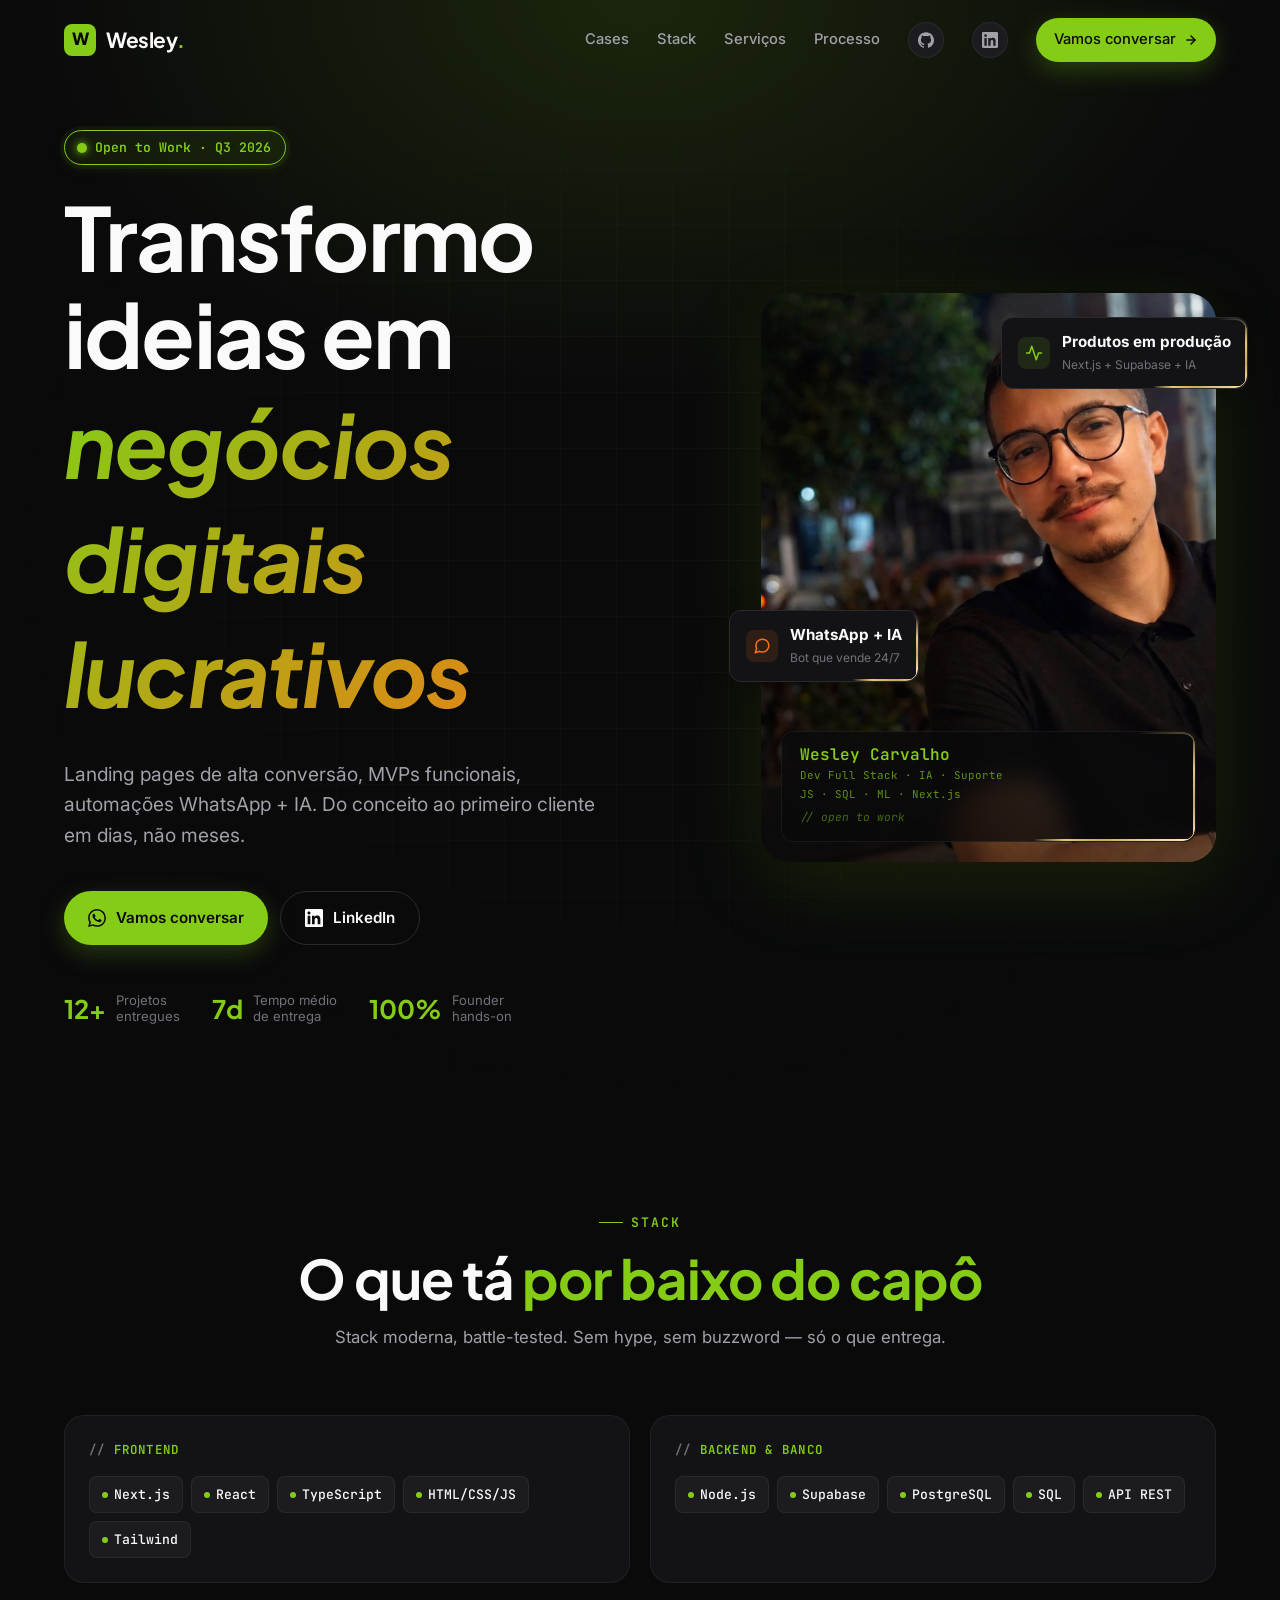
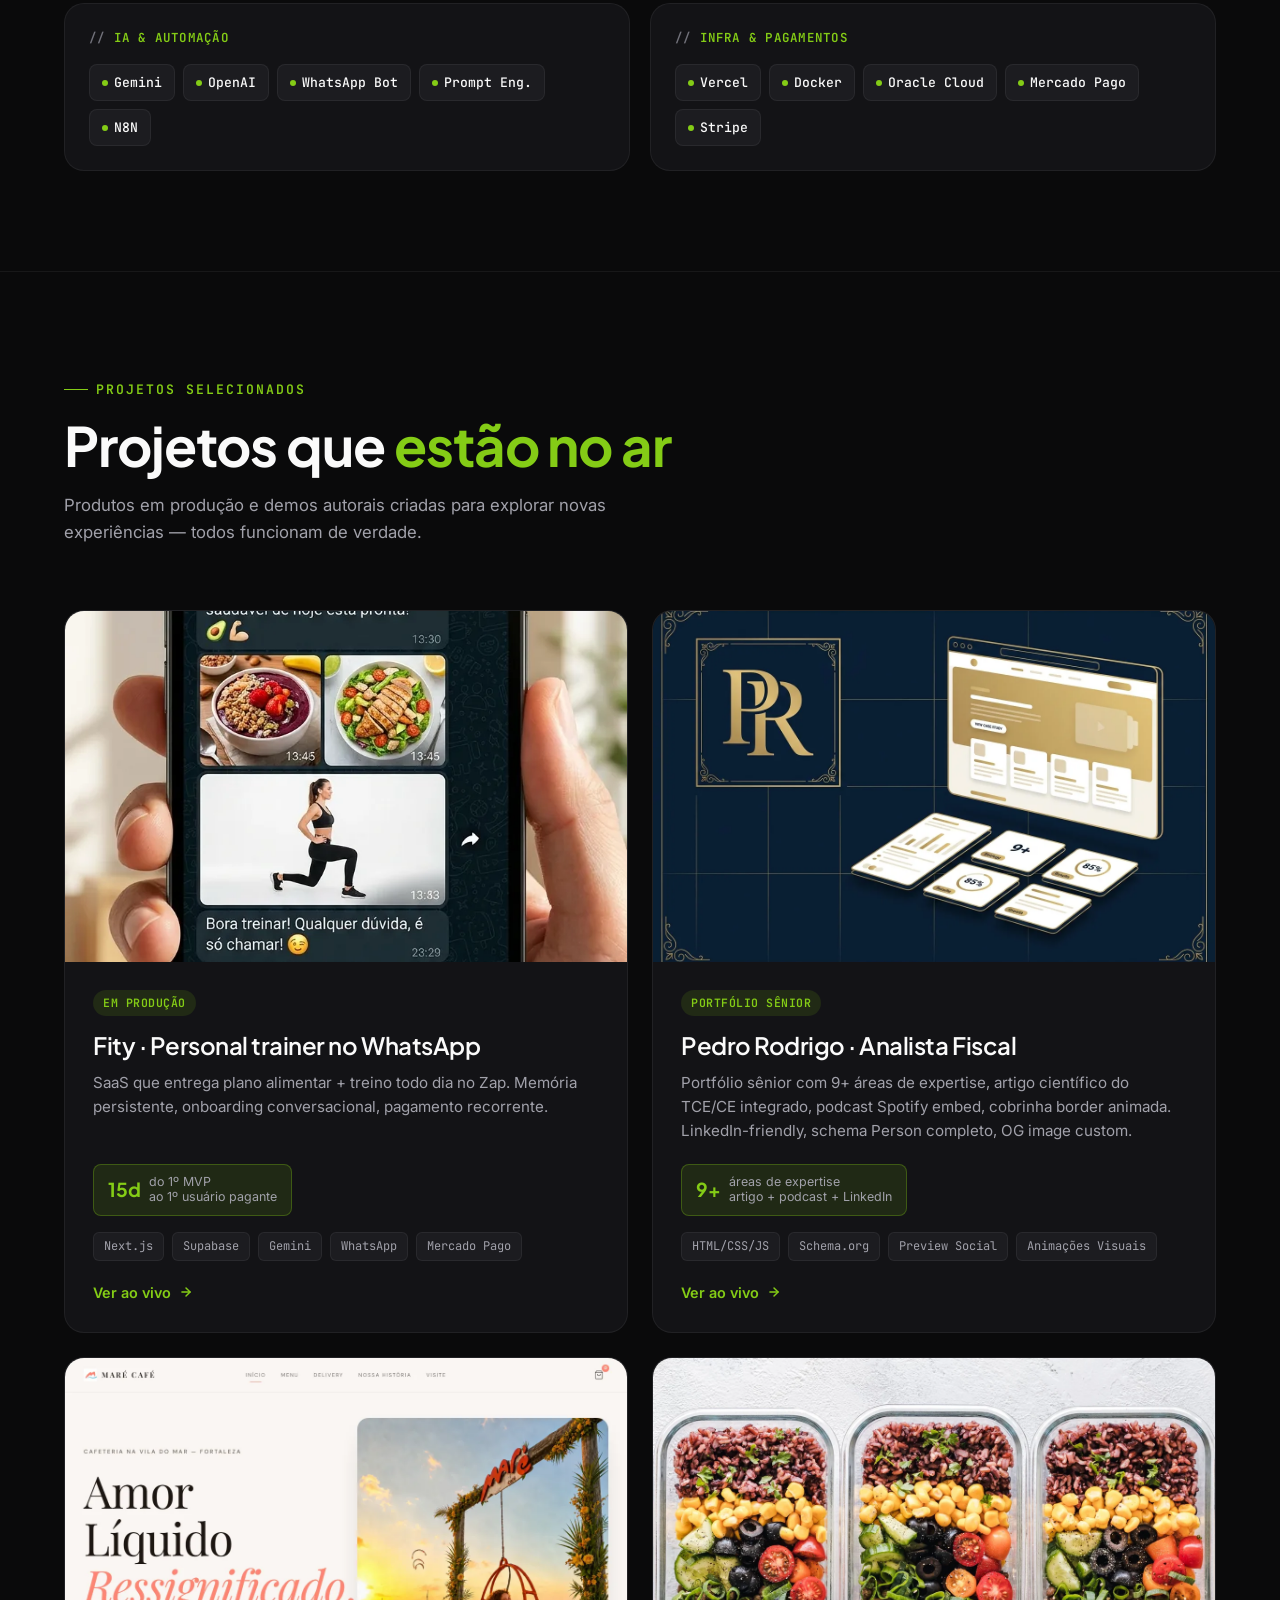
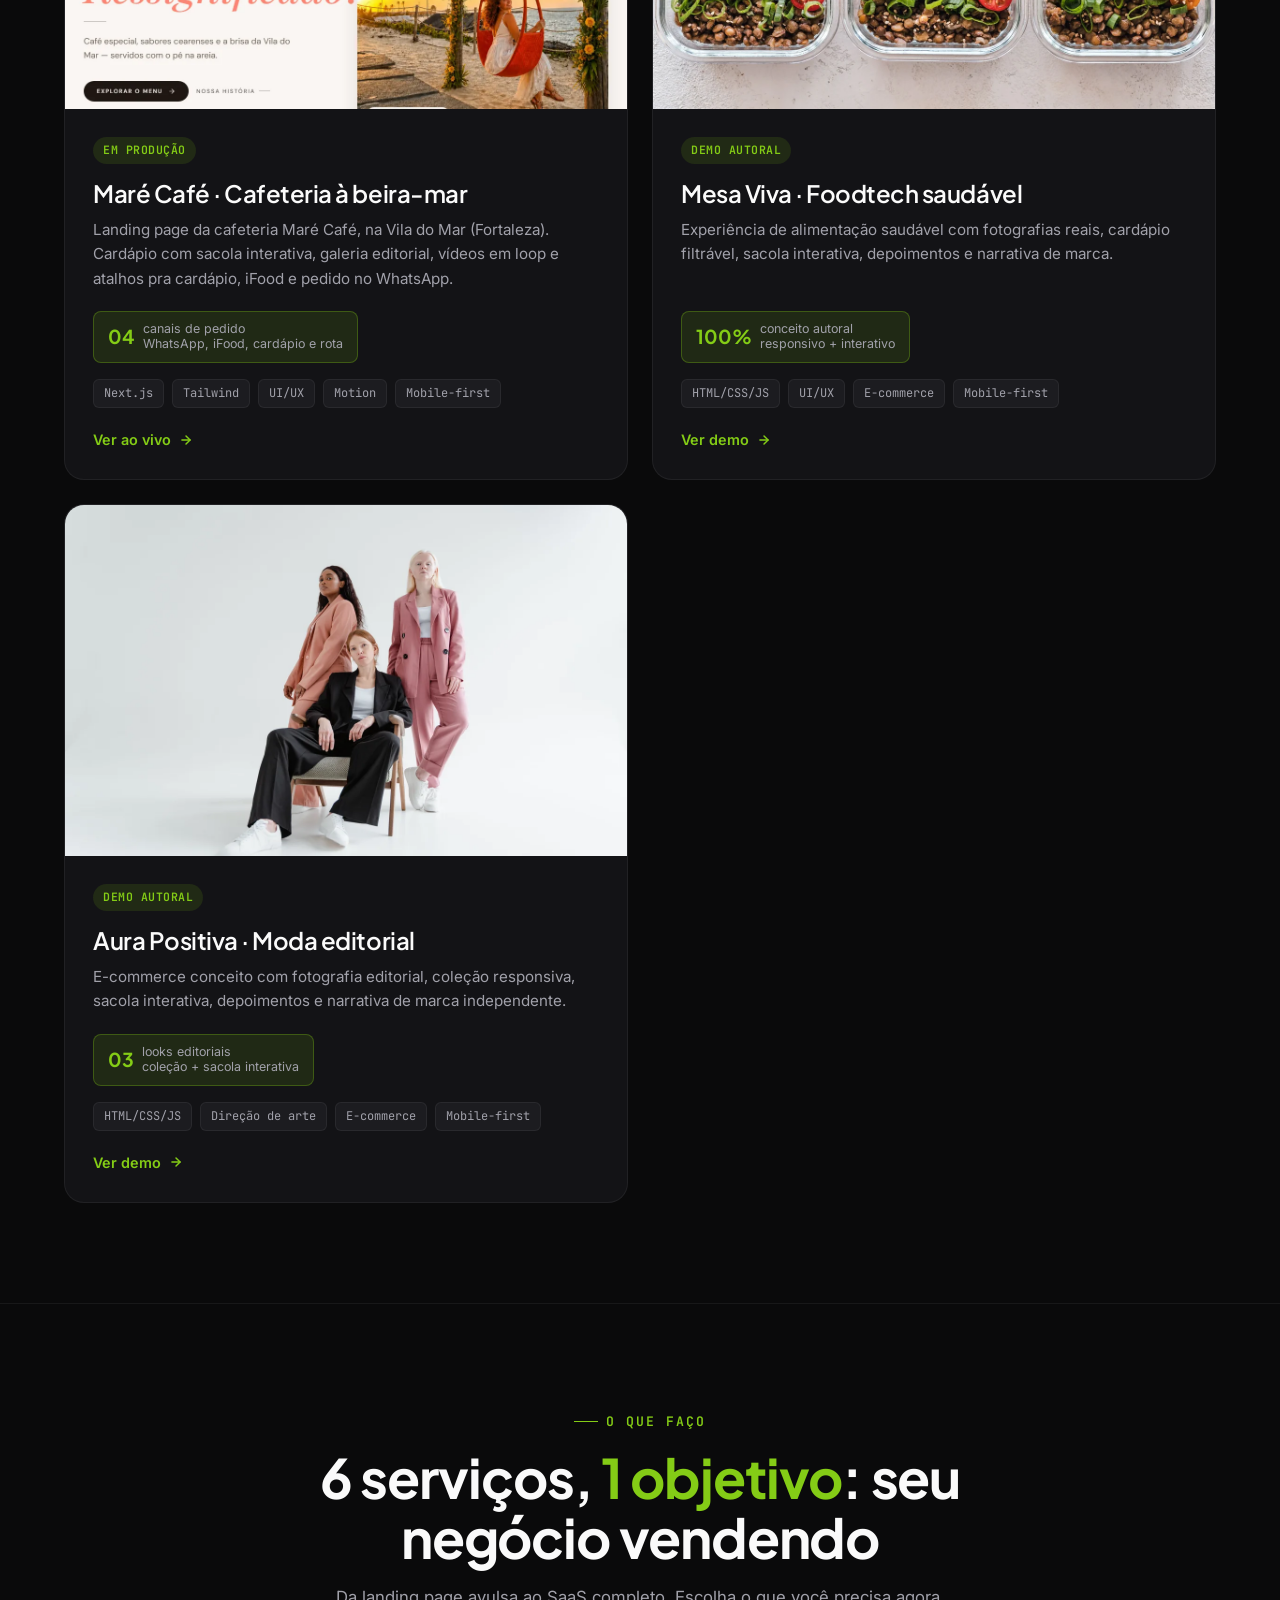
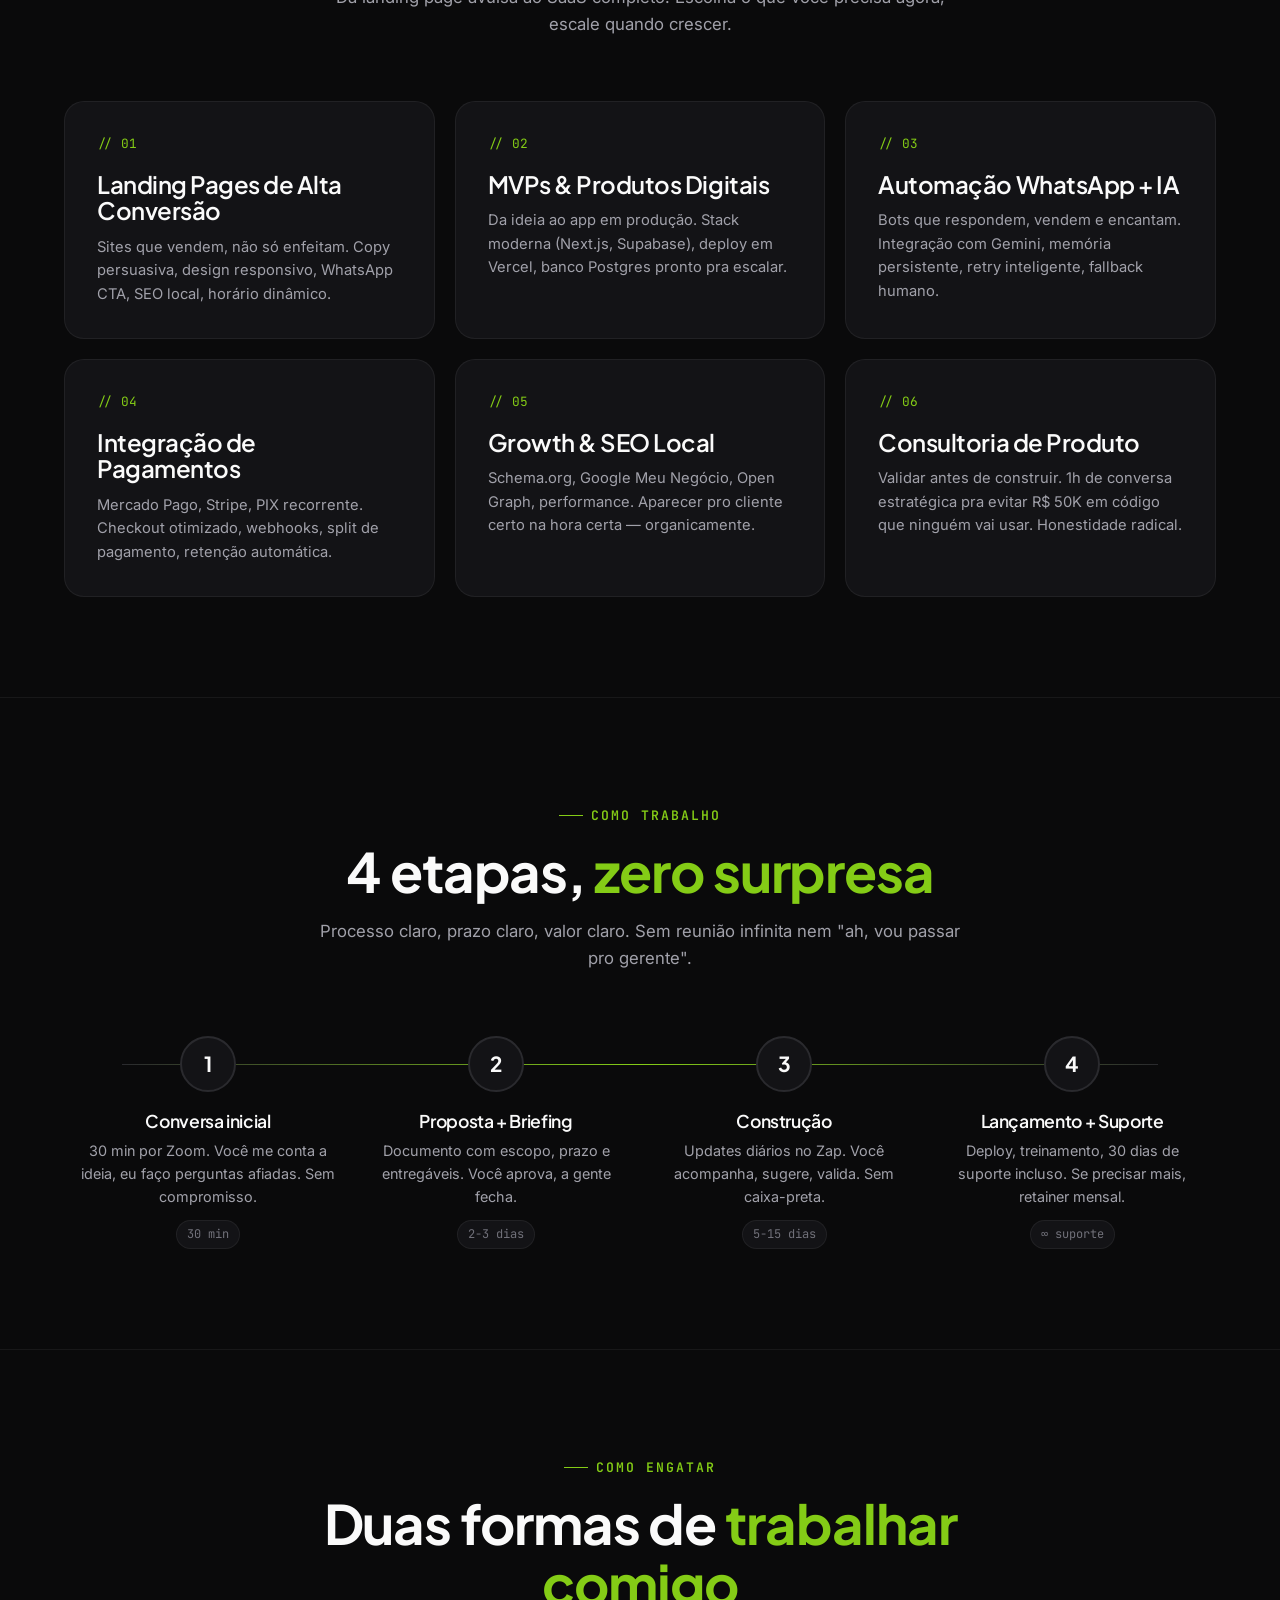
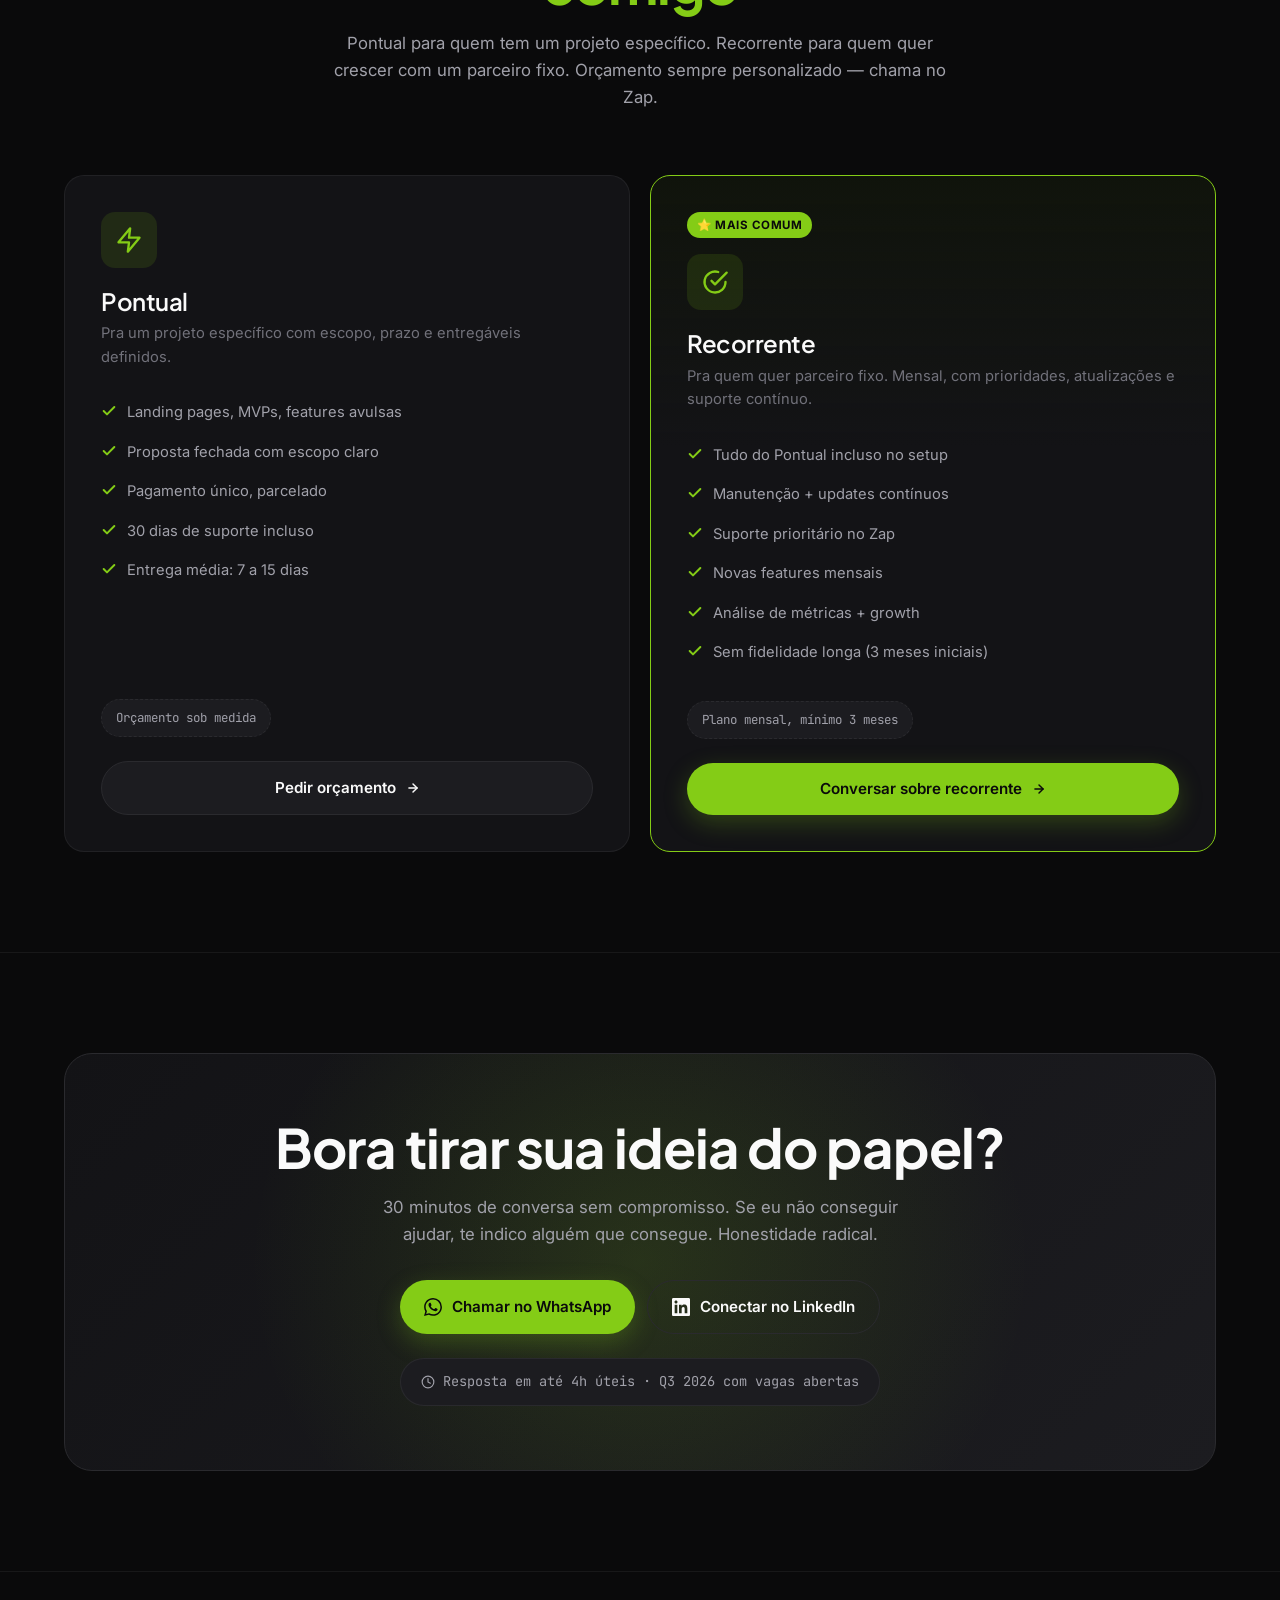
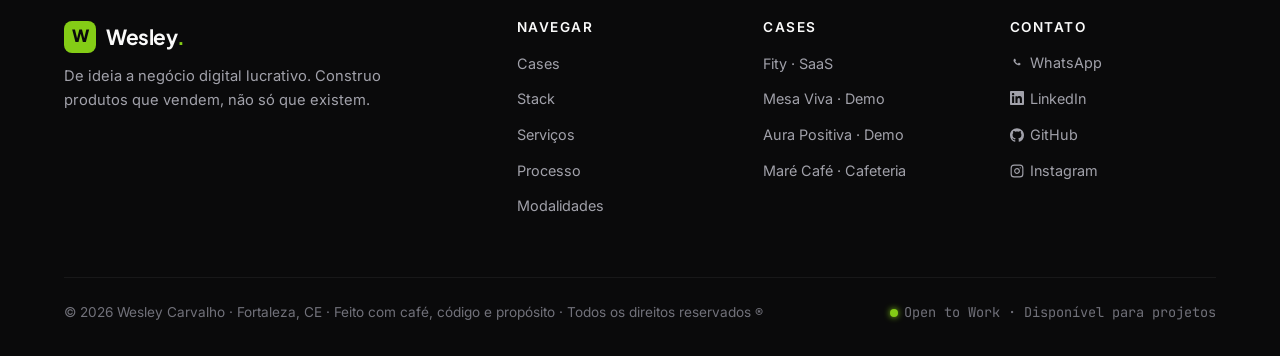
<file: index.html>
<!DOCTYPE html>
<html lang="pt-BR" data-theme="dark">
<head>
<meta charset="UTF-8" />
<meta name="viewport" content="width=device-width, initial-scale=1.0, viewport-fit=cover" />
<meta name="theme-color" content="#0A0A0B" />

<title>Wesley Carvalho · Desenvolvedor Full Stack & IA · Open to Work</title>
<meta name="description" content="Desenvolvedor full stack em Fortaleza. Construo landing pages de alta conversão, MVPs, automações WhatsApp + IA. De ideia a negócio digital funcionando." />
<meta name="keywords" content="wesley carvalho, desenvolvedor full stack, fortaleza, ia, whatsapp bot, next.js, supabase, low-code, no-code, landing page, mvp, ia, open to work" />
<meta name="author" content="Wesley Carvalho" />
<link rel="canonical" href="https://wesleycarvalho.vercel.app" />

<!-- Open Graph (LinkedIn-friendly) -->
<meta property="og:type" content="profile" />
<meta property="og:locale" content="pt_BR" />
<meta property="og:title" content="Wesley Carvalho · Desenvolvedor Full Stack & IA" />
<meta property="og:description" content="De ideia a negócio digital lucrativo. Construo produtos que vendem, não só que existem." />
<meta property="og:image" content="https://wesleycarvalho.vercel.app/images/og-preview-v7.jpg" />
<meta property="og:image:width" content="1200" />
<meta property="og:image:height" content="630" />
<meta property="og:image:alt" content="Wesley Carvalho — Desenvolvedor Full Stack & IA" />
<meta property="og:image:type" content="image/jpeg" />
<meta property="og:url" content="https://wesleycarvalho.vercel.app" />
<meta property="profile:first_name" content="Wesley" />
<meta property="profile:last_name" content="Carvalho" />

<!-- Twitter -->
<meta name="twitter:card" content="summary_large_image" />
<meta name="twitter:title" content="Wesley Carvalho · Dev Full Stack & IA" />
<meta name="twitter:description" content="De ideia a negócio digital lucrativo. Construo produtos que vendem, não só que existem." />
<meta name="twitter:image" content="https://wesleycarvalho.vercel.app/images/og-preview-v7.jpg" />
<meta name="twitter:image:alt" content="Wesley Carvalho — Desenvolvedor Full Stack & IA" />

<!-- Favicon -->
<link rel="icon" href="data:image/svg+xml,%3Csvg xmlns='http://www.w3.org/2000/svg' viewBox='0 0 100 100'%3E%3Crect width='100' height='100' rx='20' fill='%2384CC16'/%3E%3Ctext y='.9em' x='50' text-anchor='middle' font-size='80' font-family='sans-serif' font-weight='800' fill='%230A0A0B'%3EW%3C/text%3E%3C/svg%3E" />

<!-- Fonts -->
<link rel="preconnect" href="https://fonts.googleapis.com" />
<link rel="preconnect" href="https://fonts.gstatic.com" crossorigin />
<link href="https://fonts.googleapis.com/css2?family=Inter:wght@300;400;500;600;700&family=Plus+Jakarta+Sans:wght@500;600;700;800&family=JetBrains+Mono:wght@400;500;600&display=swap" rel="stylesheet" />

<!-- Schema.org Person -->
<script type="application/ld+json">
{
  "@context": "https://schema.org",
  "@type": "Person",
  "name": "Wesley Carvalho",
  "jobTitle": "Desenvolvedor Full Stack · IA & Automação",
  "description": "Desenvolvedor full stack em Fortaleza. Construo landing pages de alta conversão, MVPs, automações WhatsApp + IA.",
  "url": "https://wesleycarvalho.dev/",
  "image": "https://wesleycarvalho.vercel.app/images/og-preview-v7.jpg",
  "knowsAbout": [
    "Product Development",
    "Landing Pages",
    "WhatsApp Automation",
    "AI Integration",
    "JavaScript",
    "TypeScript",
    "SQL",
    "Low-Code",
    "SaaS",
    "Inteligência Artificial",
    "Next.js",
    "Supabase"
  ],
  "alumniOf": "Universidade de Fortaleza - UNIFOR",
  "address": {
    "@type": "PostalAddress",
    "addressLocality": "Fortaleza",
    "addressRegion": "CE",
    "addressCountry": "BR"
  },
  "sameAs": [
    "https://github.com/Meckwes",
    "https://wa.me/5541984898998"
  ]
}
</script>

<style>
  /* =========================================================
     DESIGN TOKENS
     ========================================================= */
  :root {
    --bg-0: #0A0A0B;
    --bg-1: #131316;
    --bg-2: #1C1C20;
    --bg-3: #27272A;
    --border: #2A2A2E;
    --border-soft: rgba(255, 255, 255, 0.06);
    --text: #FAFAFA;
    --text-2: #A1A1AA;
    --text-3: #71717A;
    --lime: #84CC16;
    --lime-bright: #A3E635;
    --lime-soft: rgba(132, 204, 22, 0.12);
    --lime-glow: rgba(132, 204, 22, 0.35);
    --orange: #F97316;
    --orange-soft: rgba(249, 115, 22, 0.12);
    --blue: #3B82F6;
    --blue-soft: rgba(59, 130, 246, 0.12);
    --gradient-lime: linear-gradient(135deg, #84CC16 0%, #65A30D 100%);
    --gradient-hero: radial-gradient(ellipse 80% 60% at top, rgba(132, 204, 22, 0.14) 0%, transparent 60%);
    --shadow-glow: 0 0 80px rgba(132, 204, 22, 0.2);
    --radius-sm: 8px;
    --radius-md: 12px;
    --radius-lg: 20px;
    --radius-xl: 28px;
    --container: 1200px;
    --ease: cubic-bezier(0.4, 0, 0.2, 1);
  }

  /* =========================================================
     RESET
     ========================================================= */
  *, *::before, *::after { box-sizing: border-box; margin: 0; padding: 0; }
  html { scroll-behavior: smooth; -webkit-text-size-adjust: 100%; }
  body {
    font-family: 'Inter', system-ui, -apple-system, sans-serif;
    background: var(--bg-0);
    color: var(--text);
    line-height: 1.6;
    -webkit-font-smoothing: antialiased;
    overflow-x: hidden;
  }
  img { max-width: 100%; display: block; height: auto; }
  a { color: inherit; text-decoration: none; }
  button { font-family: inherit; cursor: pointer; border: none; background: none; color: inherit; }

  .display-font { font-family: 'Plus Jakarta Sans', sans-serif; }
  .mono { font-family: 'JetBrains Mono', monospace; }

  h1, h2, h3, h4 { font-family: 'Plus Jakarta Sans', sans-serif; line-height: 1.1; font-weight: 700; letter-spacing: -0.02em; }
  h1 { font-size: clamp(2.8rem, 7vw, 5.5rem); }
  h2 { font-size: clamp(2rem, 4.5vw, 3.4rem); }
  h3 { font-size: clamp(1.2rem, 2vw, 1.5rem); font-weight: 600; }
  p { color: var(--text-2); }

  .container { max-width: var(--container); margin: 0 auto; padding: 0 24px; }

  .text-lime { color: var(--lime); }
  .text-orange { color: var(--orange); }
  .gradient-text {
    background: var(--gradient-lime);
    -webkit-background-clip: text;
    -webkit-text-fill-color: transparent;
    background-clip: text;
    display: inline-block;
    padding: 0.05em 0;
  }

  /* =========================================================
     OPEN TO WORK BADGE
     ========================================================= */
  .otw-badge {
    display: inline-flex;
    align-items: center;
    gap: 8px;
    padding: 6px 14px 6px 12px;
    background: rgba(132, 204, 22, 0.08);
    border: 1px solid var(--lime);
    border-radius: 999px;
    font-size: 0.82rem;
    font-weight: 600;
    color: var(--lime);
    margin-bottom: 24px;
    font-family: 'JetBrains Mono', monospace;
    box-shadow: 0 0 0 4px rgba(132, 204, 22, 0.05), 0 4px 12px rgba(132, 204, 22, 0.1);
  }
  .otw-badge-dot {
    width: 10px;
    height: 10px;
    border-radius: 50%;
    background: var(--lime);
    box-shadow: 0 0 8px var(--lime);
    animation: pulse 1.6s ease-in-out infinite;
  }

  /* =========================================================
     BUTTONS
     ========================================================= */
  .btn {
    display: inline-flex;
    align-items: center;
    gap: 10px;
    padding: 14px 24px;
    border-radius: 999px;
    font-weight: 600;
    font-size: 0.95rem;
    transition: all 0.3s var(--ease);
    cursor: pointer;
    white-space: nowrap;
    font-family: 'Inter', sans-serif;
  }
  .btn-primary {
    background: var(--lime);
    color: #0A0A0B;
    box-shadow: 0 8px 24px rgba(132, 204, 22, 0.25);
  }
  .btn-primary:hover {
    background: var(--lime-bright);
    transform: translateY(-2px);
    box-shadow: 0 12px 32px rgba(132, 204, 22, 0.4);
  }
  .btn-secondary {
    background: var(--bg-2);
    color: var(--text);
    border: 1px solid var(--border);
  }
  .btn-secondary:hover {
    background: var(--bg-3);
    border-color: var(--text-3);
    transform: translateY(-2px);
  }
  .btn-ghost {
    color: var(--text);
    border: 1px solid var(--border);
  }
  .btn-ghost:hover {
    border-color: var(--lime);
    color: var(--lime);
  }
  .btn-arrow { transition: transform 0.3s var(--ease); }
  .btn:hover .btn-arrow { transform: translateX(4px); }

  /* =========================================================
     HEADER
     ========================================================= */
  .site-header {
    position: fixed;
    top: 0;
    left: 0;
    right: 0;
    z-index: 100;
    padding: 18px 0;
    transition: all 0.3s var(--ease);
  }
  .site-header.scrolled {
    background: rgba(10, 10, 11, 0.85);
    backdrop-filter: blur(16px);
    -webkit-backdrop-filter: blur(16px);
    border-bottom: 1px solid var(--border-soft);
    padding: 12px 0;
  }
  .site-header .container {
    display: flex;
    align-items: center;
    justify-content: space-between;
    gap: 24px;
  }
  .logo {
    display: flex;
    align-items: center;
    gap: 10px;
    font-family: 'Plus Jakarta Sans', sans-serif;
    font-size: 1.3rem;
    font-weight: 700;
    letter-spacing: -0.02em;
  }
  .logo-mark {
    width: 32px;
    height: 32px;
    border-radius: 8px;
    background: var(--lime);
    color: var(--bg-0);
    display: grid;
    place-items: center;
    font-weight: 800;
    font-size: 1.05rem;
  }
  .nav { display: flex; gap: 28px; align-items: center; }
  .nav a {
    color: var(--text-2);
    font-weight: 500;
    font-size: 0.92rem;
    transition: color 0.2s var(--ease);
  }
  .nav a:hover { color: var(--text); }
  .nav-icon-btn {
    display: grid;
    place-items: center;
    width: 36px;
    height: 36px;
    border-radius: 50%;
    background: var(--bg-2);
    color: var(--text-2);
    border: 1px solid var(--border-soft);
    transition: all 0.2s var(--ease);
  }
  .nav-icon-btn:hover { color: var(--lime); border-color: var(--lime); transform: translateY(-1px); }
  .nav-icon-btn svg { width: 16px; height: 16px; }
  .nav-cta {
    display: inline-flex;
    align-items: center;
    gap: 8px;
    padding: 10px 18px;
    background: var(--lime);
    color: #0A0A0B !important;
    border-radius: 999px;
    font-weight: 600;
    font-size: 0.92rem;
    transition: all 0.2s var(--ease);
    text-decoration: none;
    box-shadow: 0 8px 24px rgba(132, 204, 22, 0.25);
  }
  .nav-cta:visited { color: #0A0A0B !important; }
  .nav-cta:hover {
    color: #0A0A0B !important;
    background: var(--lime-bright);
    transform: translateY(-1px);
    box-shadow: 0 12px 32px rgba(132, 204, 22, 0.4);
  }

  .menu-toggle {
    display: none;
    width: 40px;
    height: 40px;
    border-radius: 10px;
    background: var(--bg-2);
    color: var(--text);
    place-items: center;
    border: 1px solid var(--border);
  }
  .menu-toggle span {
    display: block;
    width: 18px;
    height: 2px;
    background: var(--text);
    position: relative;
    transition: all 0.3s var(--ease);
  }
  .menu-toggle span::before,
  .menu-toggle span::after {
    content: '';
    position: absolute;
    left: 0;
    width: 18px;
    height: 2px;
    background: var(--text);
    transition: all 0.3s var(--ease);
  }
  .menu-toggle span::before { top: -6px; }
  .menu-toggle span::after { top: 6px; }
  .menu-toggle.active span { background: transparent; }
  .menu-toggle.active span::before { top: 0; transform: rotate(45deg); }
  .menu-toggle.active span::after { top: 0; transform: rotate(-45deg); }

  /* =========================================================
     HERO
     ========================================================= */
  .hero {
    position: relative;
    min-height: 100vh;
    min-height: 100dvh;
    display: flex;
    align-items: center;
    padding: 130px 0 80px;
    overflow: hidden;
  }
  .hero::before {
    content: '';
    position: absolute;
    inset: 0;
    background: var(--gradient-hero);
    pointer-events: none;
  }
  .hero::after {
    content: '';
    position: absolute;
    top: 0; left: 0; right: 0; bottom: 0;
    background-image:
      linear-gradient(rgba(132, 204, 22, 0.04) 1px, transparent 1px),
      linear-gradient(90deg, rgba(132, 204, 22, 0.04) 1px, transparent 1px);
    background-size: 56px 56px;
    mask-image: radial-gradient(ellipse at center, black 30%, transparent 70%);
    -webkit-mask-image: radial-gradient(ellipse at center, black 30%, transparent 70%);
    pointer-events: none;
  }
  .hero .container {
    position: relative;
    z-index: 1;
    display: grid;
    grid-template-columns: 1.4fr 1fr;
    gap: 60px;
    align-items: center;
  }
  .hero h1 {
    color: var(--text);
    margin-bottom: 24px;
  }
  .hero h1 em {
    font-style: italic;
    background: linear-gradient(135deg, var(--lime) 0%, var(--orange) 100%);
    -webkit-background-clip: text;
    -webkit-text-fill-color: transparent;
    background-clip: text;
    display: inline-block;
    padding: 0.05em 0;
    line-height: 1.3;
  }
  .hero-sub {
    font-size: clamp(1.05rem, 1.6vw, 1.2rem);
    color: var(--text-2);
    margin-bottom: 40px;
    max-width: 540px;
    line-height: 1.6;
  }
  .hero-cta {
    display: flex;
    gap: 12px;
    flex-wrap: wrap;
    margin-bottom: 48px;
  }
  .hero-meta {
    display: flex;
    gap: 32px;
    flex-wrap: wrap;
  }
  .hero-meta-item {
    display: flex;
    align-items: center;
    gap: 10px;
  }
  .hero-meta-num {
    font-family: 'Plus Jakarta Sans', sans-serif;
    font-size: 1.6rem;
    font-weight: 700;
    color: var(--lime);
    line-height: 1;
  }
  .hero-meta-label {
    font-size: 0.82rem;
    color: var(--text-3);
    line-height: 1.2;
  }

  .hero-visual {
    position: relative;
  }
  .hero-photo {
    position: relative;
    width: 100%;
    aspect-ratio: 4/5;
    border-radius: var(--radius-xl);
    overflow: hidden;
    background: var(--bg-2);
    box-shadow: 0 20px 80px rgba(132, 204, 22, 0.15), 0 8px 32px rgba(0, 0, 0, 0.4);
  }
  .hero-photo img {
    width: 100%;
    height: 100%;
    object-fit: cover;
    filter: contrast(1.05) saturate(1.05);
  }
  .hero-photo::after {
    content: '';
    position: absolute;
    inset: 0;
    background: linear-gradient(180deg, transparent 50%, rgba(10, 10, 11, 0.6));
  }
  .hero-photo-tag {
    position: absolute;
    bottom: 20px;
    left: 20px;
    right: 20px;
    background: rgba(10, 10, 11, 0.75);
    backdrop-filter: blur(12px);
    -webkit-backdrop-filter: blur(12px);
    border: 1px solid var(--border-soft);
    border-radius: var(--radius-md);
    padding: 14px 18px;
    z-index: 5;
  }
  .hero-photo-tag-name {
    font-family: 'JetBrains Mono', monospace;
    font-size: 1rem;
    font-weight: 600;
    color: var(--lime);
    line-height: 1.15;
  }
  .hero-photo-tag-roles {
    font-family: 'JetBrains Mono', monospace;
    font-size: 0.68rem;
    color: var(--lime);
    opacity: 0.7;
    line-height: 1.4;
    margin-top: 4px;
  }
  .hero-photo-tag-sub {
    font-family: 'JetBrains Mono', monospace;
    font-size: 0.7rem;
    color: var(--lime);
    margin-top: 6px;
    opacity: 0.5;
    font-style: italic;
  }
  .floating-card {
    position: absolute;
    background: var(--bg-1);
    border: 1px solid var(--border);
    border-radius: var(--radius-md);
    padding: 12px 16px;
    box-shadow: 0 8px 32px rgba(0, 0, 0, 0.3);
    display: flex;
    align-items: center;
    gap: 12px;
    font-size: 0.85rem;
    z-index: 2;
  }
  .floating-card-1 {
    top: 24px;
    right: -32px;
    animation: float 4s ease-in-out infinite;
  }
  .floating-card-2 {
    bottom: 180px;
    left: -32px;
    animation: float 4s 1.5s ease-in-out infinite;
  }
  .floating-icon {
    width: 32px;
    height: 32px;
    border-radius: 8px;
    display: grid;
    place-items: center;
    color: var(--text);
  }
  .floating-icon.lime { background: var(--lime-soft); color: var(--lime); }
  .floating-icon.orange { background: var(--orange-soft); color: var(--orange); }
  .floating-card strong { display: block; font-size: 0.95rem; }
  .floating-card span { color: var(--text-3); font-size: 0.75rem; }
  @keyframes float {
    0%, 100% { transform: translateY(0); }
    50% { transform: translateY(-10px); }
  }
  @keyframes pulse {
    0%, 100% { opacity: 1; transform: scale(1); }
    50% { opacity: 0.6; transform: scale(0.85); }
  }

  /* =========================================================
     SECTIONS
     ========================================================= */
  section { padding: 100px 0; position: relative; }
  .section-eyebrow {
    display: inline-flex;
    align-items: center;
    gap: 8px;
    color: var(--lime);
    font-size: 0.82rem;
    font-weight: 600;
    letter-spacing: 2px;
    text-transform: uppercase;
    margin-bottom: 16px;
    font-family: 'JetBrains Mono', monospace;
  }
  .section-eyebrow::before {
    content: '';
    width: 24px;
    height: 1px;
    background: var(--lime);
  }
  .section-title {
    margin-bottom: 16px;
    max-width: 760px;
  }
  .section-subtitle {
    color: var(--text-2);
    font-size: 1.05rem;
    max-width: 640px;
    margin-bottom: 64px;
  }
  .text-center { text-align: center; }
  .mx-auto { margin-left: auto; margin-right: auto; }

  /* =========================================================
     MANIFESTO
     ========================================================= */
  .manifesto {
    background: var(--bg-0);
    border-top: 1px solid var(--border-soft);
    border-bottom: 1px solid var(--border-soft);
  }
  .manifesto-grid {
    display: grid;
    grid-template-columns: repeat(3, 1fr);
    gap: 24px;
  }
  .manifesto-card {
    background: var(--bg-1);
    border: 1px solid var(--border-soft);
    border-radius: var(--radius-lg);
    padding: 32px;
    transition: all 0.4s var(--ease);
  }
  .manifesto-card:hover {
    border-color: var(--lime);
    transform: translateY(-4px);
    background: var(--bg-2);
  }
  .manifesto-card-icon {
    width: 48px;
    height: 48px;
    border-radius: 12px;
    background: var(--lime-soft);
    color: var(--lime);
    display: grid;
    place-items: center;
    margin-bottom: 20px;
  }
  .manifesto-card h3 { margin-bottom: 8px; color: var(--text); }
  .manifesto-card p { font-size: 0.95rem; }

  /* =========================================================
     TECH STACK
     ========================================================= */
  .tech-stack {
    background: var(--bg-0);
    border-bottom: 1px solid var(--border-soft);
  }
  .tech-grid {
    display: grid;
    grid-template-columns: repeat(2, 1fr);
    gap: 20px;
  }
  .tech-category {
    background: var(--bg-1);
    border: 1px solid var(--border-soft);
    border-radius: var(--radius-lg);
    padding: 24px;
  }
  .tech-category-label {
    display: flex;
    align-items: center;
    gap: 8px;
    font-family: 'JetBrains Mono', monospace;
    font-size: 0.78rem;
    font-weight: 600;
    color: var(--lime);
    text-transform: uppercase;
    letter-spacing: 0.1em;
    margin-bottom: 16px;
  }
  .tech-category-label::before {
    content: '//';
    color: var(--text-3);
  }
  .tech-chips {
    display: flex;
    flex-wrap: wrap;
    gap: 8px;
  }
  .tech-chip {
    display: inline-flex;
    align-items: center;
    gap: 6px;
    padding: 7px 12px;
    background: var(--bg-2);
    border: 1px solid var(--border-soft);
    border-radius: 8px;
    font-size: 0.82rem;
    font-weight: 500;
    color: var(--text);
    font-family: 'JetBrains Mono', monospace;
    transition: all 0.2s var(--ease);
  }
  .tech-chip:hover {
    border-color: var(--lime);
    color: var(--lime);
    background: var(--lime-soft);
    transform: translateY(-1px);
  }
  .tech-chip-dot {
    width: 6px;
    height: 6px;
    border-radius: 50%;
    background: var(--lime);
  }

  /* =========================================================
     CASES
     ========================================================= */
  .cases-grid {
    display: grid;
    grid-template-columns: repeat(2, 1fr);
    gap: 24px;
  }
  .case-card {
    background: var(--bg-1);
    border: 1px solid var(--border-soft);
    border-radius: var(--radius-lg);
    overflow: hidden;
    transition: all 0.4s var(--ease);
    display: flex;
    flex-direction: column;
    position: relative;
  }
  .case-card:hover {
    border-color: var(--lime);
    transform: translateY(-4px);
    box-shadow: 0 20px 60px rgba(0, 0, 0, 0.4);
  }
  .case-card-img {
    aspect-ratio: 16/10;
    background: var(--bg-2);
    overflow: hidden;
    position: relative;
  }
  .case-card-img img {
    width: 100%;
    height: 100%;
    object-fit: cover;
    transition: transform 0.6s var(--ease);
  }
  .case-card:hover .case-card-img img { transform: scale(1.05); }
  .case-card-body { padding: 28px; flex: 1; display: flex; flex-direction: column; }
  .case-card-tag {
    display: inline-flex;
    align-items: center;
    gap: 6px;
    padding: 4px 10px;
    background: var(--lime-soft);
    color: var(--lime);
    border-radius: 999px;
    font-size: 0.72rem;
    font-weight: 600;
    letter-spacing: 0.5px;
    text-transform: uppercase;
    margin-bottom: 16px;
    width: fit-content;
    font-family: 'JetBrains Mono', monospace;
  }
  .case-card h3 { color: var(--text); margin-bottom: 12px; }
  .case-card p { font-size: 0.95rem; margin-bottom: 20px; flex: 1; }
  .case-card-metric {
    display: inline-flex;
    align-items: center;
    gap: 8px;
    padding: 10px 14px;
    background: var(--lime-soft);
    border: 1px solid rgba(132, 204, 22, 0.3);
    border-radius: var(--radius-sm);
    margin-bottom: 16px;
    width: fit-content;
  }
  .case-card-metric-num {
    font-family: 'Plus Jakarta Sans', sans-serif;
    font-size: 1.2rem;
    font-weight: 700;
    color: var(--lime);
    line-height: 1;
  }
  .case-card-metric-label {
    font-size: 0.78rem;
    color: var(--text-2);
    line-height: 1.2;
  }
  .case-card-stack {
    display: flex;
    gap: 8px;
    flex-wrap: wrap;
    margin-bottom: 20px;
  }
  .case-card-stack span {
    padding: 4px 10px;
    background: var(--bg-2);
    border: 1px solid var(--border-soft);
    border-radius: 6px;
    font-size: 0.75rem;
    color: var(--text-2);
    font-family: 'JetBrains Mono', monospace;
  }
  .case-card-link {
    display: inline-flex;
    align-items: center;
    gap: 8px;
    color: var(--lime);
    font-weight: 600;
    font-size: 0.9rem;
    margin-top: auto;
  }
  .case-card-link:hover { gap: 12px; }
  .case-card-link.disabled { color: var(--text-3); cursor: default; }
  .case-card-link.disabled:hover { gap: 8px; }

  /* =========================================================
     SERVICES
     ========================================================= */
  .services {
    background: var(--bg-0);
    border-top: 1px solid var(--border-soft);
  }
  .services-grid {
    display: grid;
    grid-template-columns: repeat(3, 1fr);
    gap: 20px;
  }
  .service-card {
    background: var(--bg-1);
    border: 1px solid var(--border-soft);
    border-radius: var(--radius-lg);
    padding: 32px;
    transition: all 0.4s var(--ease);
    position: relative;
    overflow: hidden;
  }
  .service-card::before {
    content: '';
    position: absolute;
    top: 0;
    left: 0;
    right: 0;
    height: 1px;
    background: linear-gradient(90deg, transparent, var(--lime), transparent);
    opacity: 0;
    transition: opacity 0.3s var(--ease);
  }
  .service-card:hover {
    background: var(--bg-2);
    transform: translateY(-4px);
    border-color: var(--border);
  }
  .service-card:hover::before { opacity: 1; }
  .service-num {
    font-family: 'JetBrains Mono', monospace;
    font-size: 0.8rem;
    color: var(--lime);
    margin-bottom: 16px;
  }
  .service-card h3 { color: var(--text); margin-bottom: 12px; }
  .service-card p { font-size: 0.92rem; }

  /* =========================================================
     PROCESS
     ========================================================= */
  .process {
    background: var(--bg-0);
    border-top: 1px solid var(--border-soft);
  }
  .process-timeline {
    display: grid;
    grid-template-columns: repeat(4, 1fr);
    gap: 0;
    position: relative;
  }
  .process-timeline::before {
    content: '';
    position: absolute;
    top: 28px;
    left: 5%;
    right: 5%;
    height: 1px;
    background: linear-gradient(90deg, var(--border) 0%, var(--lime) 50%, var(--border) 100%);
  }
  .process-step {
    text-align: center;
    position: relative;
    padding: 0 16px;
  }
  .process-num {
    width: 56px;
    height: 56px;
    border-radius: 50%;
    background: var(--bg-1);
    border: 2px solid var(--border);
    color: var(--text);
    display: grid;
    place-items: center;
    font-family: 'Plus Jakarta Sans', sans-serif;
    font-size: 1.3rem;
    font-weight: 700;
    margin: 0 auto 20px;
    position: relative;
    z-index: 1;
    transition: all 0.3s var(--ease);
  }
  .process-step:hover .process-num {
    background: var(--lime);
    color: var(--bg-0);
    border-color: var(--lime);
    box-shadow: 0 0 0 6px var(--lime-soft);
  }
  .process-step h3 { font-size: 1.1rem; color: var(--text); margin-bottom: 8px; }
  .process-step p { font-size: 0.9rem; }
  .process-step-time {
    display: inline-block;
    margin-top: 12px;
    font-family: 'JetBrains Mono', monospace;
    font-size: 0.75rem;
    color: var(--text-3);
    background: var(--bg-1);
    border: 1px solid var(--border-soft);
    padding: 4px 10px;
    border-radius: 999px;
  }

  /* =========================================================
     MODALIDADES (substitui Pricing)
     ========================================================= */
  .modalidades {
    background: var(--bg-0);
    border-top: 1px solid var(--border-soft);
  }
  .modalidades-grid {
    display: grid;
    grid-template-columns: repeat(2, 1fr);
    gap: 20px;
    align-items: stretch;
  }
  .mod-card {
    background: var(--bg-1);
    border: 1px solid var(--border-soft);
    border-radius: var(--radius-lg);
    padding: 36px;
    transition: all 0.4s var(--ease);
    display: flex;
    flex-direction: column;
    position: relative;
    overflow: hidden;
  }
  .mod-card.featured {
    border-color: var(--lime);
    background: linear-gradient(180deg, rgba(132, 204, 22, 0.05) 0%, var(--bg-1) 40%);
  }
  .mod-card:hover {
    transform: translateY(-4px);
    border-color: var(--lime);
  }
  .mod-badge {
    display: inline-flex;
    align-items: center;
    gap: 6px;
    padding: 4px 10px;
    background: var(--lime);
    color: var(--bg-0);
    border-radius: 999px;
    font-size: 0.72rem;
    font-weight: 700;
    text-transform: uppercase;
    letter-spacing: 0.5px;
    margin-bottom: 16px;
    width: fit-content;
  }
  .mod-icon {
    width: 56px;
    height: 56px;
    border-radius: 14px;
    background: var(--lime-soft);
    color: var(--lime);
    display: grid;
    place-items: center;
    margin-bottom: 20px;
  }
  .mod-icon svg { width: 28px; height: 28px; }
  .mod-card h3 { color: var(--text); margin-bottom: 8px; }
  .mod-desc { color: var(--text-3); font-size: 0.92rem; margin-bottom: 24px; }
  .mod-features {
    list-style: none;
    margin-bottom: 28px;
    flex: 1;
  }
  .mod-features li {
    display: flex;
    align-items: flex-start;
    gap: 10px;
    padding: 8px 0;
    font-size: 0.92rem;
    color: var(--text-2);
  }
  .mod-features li svg { flex-shrink: 0; margin-top: 2px; color: var(--lime); }
  .mod-price-note {
    display: inline-flex;
    align-items: center;
    gap: 6px;
    padding: 8px 14px;
    background: var(--bg-2);
    border: 1px dashed var(--border);
    border-radius: 999px;
    font-family: 'JetBrains Mono', monospace;
    font-size: 0.78rem;
    color: var(--text-2);
    margin-bottom: 24px;
    width: fit-content;
  }
  .mod-cta { width: 100%; justify-content: center; }

  /* =========================================================
     CTA FINAL
     ========================================================= */
  .cta-final {
    background: var(--bg-0);
    border-top: 1px solid var(--border-soft);
  }
  .cta-card {
    background: linear-gradient(135deg, var(--bg-1) 0%, var(--bg-2) 100%);
    border: 1px solid var(--border);
    border-radius: var(--radius-xl);
    padding: 64px 48px;
    text-align: center;
    position: relative;
    overflow: hidden;
  }
  .cta-card::before {
    content: '';
    position: absolute;
    top: -50%;
    left: 50%;
    transform: translateX(-50%);
    width: 80%;
    height: 200%;
    background: radial-gradient(ellipse, rgba(132, 204, 22, 0.15) 0%, transparent 60%);
    pointer-events: none;
  }
  .cta-card > * { position: relative; z-index: 1; }
  .cta-card h2 { color: var(--text); margin-bottom: 16px; }
  .cta-card p { max-width: 540px; margin: 0 auto 32px; font-size: 1.05rem; }
  .cta-buttons { display: flex; gap: 12px; justify-content: center; flex-wrap: wrap; }
  .cta-meta {
    display: inline-flex;
    align-items: center;
    gap: 8px;
    margin-top: 24px;
    padding: 12px 20px;
    background: var(--bg-2);
    border: 1px solid var(--border-soft);
    border-radius: 999px;
    font-family: 'JetBrains Mono', monospace;
    font-size: 0.85rem;
    color: var(--text-2);
  }

  /* =========================================================
     FOOTER
     ========================================================= */
  .site-footer {
    background: var(--bg-0);
    border-top: 1px solid var(--border-soft);
    padding: 48px 0 32px;
  }
  .footer-grid {
    display: grid;
    grid-template-columns: 2fr 1fr 1fr 1fr;
    gap: 40px;
    margin-bottom: 48px;
  }
  .footer-brand p { font-size: 0.92rem; margin-top: 12px; max-width: 320px; }
  .footer-col h4 {
    color: var(--text);
    font-size: 0.85rem;
    font-weight: 600;
    text-transform: uppercase;
    letter-spacing: 1.5px;
    margin-bottom: 16px;
    font-family: 'Inter', sans-serif;
  }
  .footer-col ul { list-style: none; }
  .footer-col li { margin-bottom: 10px; }
  .footer-col a { color: var(--text-2); font-size: 0.9rem; transition: color 0.2s var(--ease); display: inline-flex; align-items: center; gap: 6px; }
  .footer-col a:hover { color: var(--lime); }
  .footer-col a svg { width: 14px; height: 14px; }
  .footer-bottom {
    border-top: 1px solid var(--border-soft);
    padding-top: 24px;
    display: flex;
    justify-content: space-between;
    align-items: center;
    flex-wrap: wrap;
    gap: 16px;
    font-size: 0.85rem;
    color: var(--text-3);
  }
  .footer-status {
    display: inline-flex;
    align-items: center;
    gap: 6px;
    font-family: 'JetBrains Mono', monospace;
  }
  .footer-rights {
    text-align: center;
    font-size: 0.78rem;
    letter-spacing: 0.5px;
    opacity: 0.85;
  }
  .footer-status .pulse-dot {
    width: 8px;
    height: 8px;
    border-radius: 50%;
    background: var(--lime);
    box-shadow: 0 0 6px var(--lime);
  }

  /* =========================================================
     REVEAL ANIMATIONS
     ========================================================= */
  .reveal { opacity: 0; transform: translateY(30px); transition: opacity 0.8s var(--ease), transform 0.8s var(--ease); }
  .reveal.visible { opacity: 1; transform: translateY(0); }
  .reveal-delay-1 { transition-delay: 0.1s; }
  .reveal-delay-2 { transition-delay: 0.2s; }
  .reveal-delay-3 { transition-delay: 0.3s; }

  /* =========================================================
     RESPONSIVE
     ========================================================= */
  @media (max-width: 980px) {
    section { padding: 64px 0; }
    .hero .container { grid-template-columns: 1fr; gap: 48px; }
    .hero-visual { max-width: 400px; margin: 0 auto; }
    .hero-meta { gap: 20px; }
    .nav {
      position: fixed;
      top: 0; right: -100%;
      width: 80%;
      max-width: 320px;
      height: 100dvh;
      background: var(--bg-1);
      flex-direction: column;
      justify-content: center;
      gap: 24px;
      transition: right 0.4s var(--ease);
      border-left: 1px solid var(--border-soft);
      padding: 40px;
    }
    .nav.open { right: 0; }
    .nav a { color: var(--text); font-size: 1.1rem; }
    .menu-toggle { display: grid; }
    .manifesto-grid, .services-grid, .cases-grid, .tech-grid, .modalidades-grid { grid-template-columns: 1fr; }
    .process-timeline { grid-template-columns: 1fr; gap: 32px; }
    .process-timeline::before { display: none; }
    .footer-grid { grid-template-columns: 1fr 1fr; gap: 32px; }
    .cta-card { padding: 48px 24px; }
  }

  @media (max-width: 480px) {
    .container { padding: 0 16px; }
    .footer-grid { grid-template-columns: 1fr; }
    .footer-bottom { flex-direction: column; gap: 12px; text-align: center; font-size: 0.78rem; }
    .hero-cta { flex-direction: column; align-items: stretch; }
    .btn { justify-content: center; }
  }

  /* Print */
  @media print {
    .site-header, .floating-card, .cta-card::before { display: none; }
  }

  /* Reduce motion */
  @media (prefers-reduced-motion: reduce) {
    *, *::before, *::after {
      animation-duration: 0.01ms !important;
      transition-duration: 0.01ms !important;
    }
  }

  /* Selection */
  ::selection { background: var(--lime); color: var(--bg-0); }

  /* =========================================================
     SNAKE BORDER (cobrinha animada) - herdada do Pedro Rodrigo
     Cor dourada: #E8C77E / #C9A961 / #FFE0B2
     ========================================================= */
  @property --border-angle {
    syntax: '<angle>';
    inherits: false;
    initial-value: 0deg;
  }
  @keyframes spin-cobra {
    to { --border-angle: 360deg; }
  }
  .snake-border {
    isolation: isolate;
  }
  .snake-border::before {
    content: '';
    position: absolute;
    inset: 0;
    border-radius: inherit;
    padding: 1.5px;
    background: conic-gradient(
      from var(--border-angle),
      transparent 0deg,
      transparent 70deg,
      #E8C77E 85deg,
      #C9A961 95deg,
      #FFE0B2 105deg,
      #C9A961 115deg,
      #E8C77E 125deg,
      transparent 140deg,
      transparent 360deg
    );
    -webkit-mask: linear-gradient(#fff 0 0) content-box, linear-gradient(#fff 0 0);
    -webkit-mask-composite: xor;
            mask-composite: exclude;
    animation: spin-cobra 5s cubic-bezier(0.45, 0.05, 0.55, 0.95) infinite;
    pointer-events: none;
    z-index: -1;
  }
  @media (prefers-reduced-motion: reduce) {
    .snake-border::before { animation: none; }
  }
</style>
</head>
<body>

<!-- HEADER -->
<header class="site-header" id="header">
  <div class="container">
    <a href="#" class="logo" aria-label="Wesley Carvalho - início">
      <span class="logo-mark">W</span>
      <span>Wesley<span class="text-lime">.</span></span>
    </a>
    <nav class="nav" id="nav" aria-label="Navegação">
      <a href="#cases">Cases</a>
      <a href="#stack">Stack</a>
      <a href="#servicos">Serviços</a>
      <a href="#processo">Processo</a>
      <a href="https://github.com/Meckwes" target="_blank" rel="noopener" class="nav-icon-btn" aria-label="GitHub">
        <svg viewBox="0 0 24 24" fill="currentColor" aria-hidden="true"><path d="M12 .297c-6.63 0-12 5.373-12 12 0 5.303 3.438 9.8 8.205 11.385.6.113.82-.258.82-.577 0-.285-.01-1.04-.015-2.04-3.338.724-4.042-1.61-4.042-1.61C4.422 18.07 3.633 17.7 3.633 17.7c-1.087-.744.084-.729.084-.729 1.205.084 1.838 1.236 1.838 1.236 1.07 1.835 2.809 1.305 3.495.998.108-.776.417-1.305.76-1.605-2.665-.3-5.466-1.332-5.466-5.93 0-1.31.465-2.38 1.235-3.22-.135-.303-.54-1.523.105-3.176 0 0 1.005-.322 3.3 1.23.96-.267 1.98-.4 3-.405 1.02.005 2.04.138 3 .405 2.28-1.552 3.285-1.23 3.285-1.23.645 1.653.24 2.873.12 3.176.765.84 1.23 1.91 1.23 3.22 0 4.61-2.805 5.625-5.475 5.92.42.36.81 1.096.81 2.22 0 1.606-.015 2.896-.015 3.286 0 .315.21.69.825.57C20.565 22.092 24 17.592 24 12.297c0-6.627-5.373-12-12-12"/></svg>
      </a>
      <a href="https://www.linkedin.com/in/wesleyr-carvalho" target="_blank" rel="noopener" class="nav-icon-btn" aria-label="LinkedIn">
        <svg viewBox="0 0 24 24" fill="currentColor" aria-hidden="true"><path d="M20.447 20.452h-3.554v-5.569c0-1.328-.027-3.037-1.852-3.037-1.853 0-2.136 1.445-2.136 2.939v5.667H9.351V9h3.414v1.561h.046c.477-.9 1.637-1.85 3.37-1.85 3.601 0 4.267 2.37 4.267 5.455v6.286zM5.337 7.433c-1.144 0-2.063-.926-2.063-2.065 0-1.138.92-2.063 2.063-2.063 1.14 0 2.064.925 2.064 2.063 0 1.139-.925 2.065-2.064 2.065zm1.782 13.019H3.555V9h3.564v11.452zM22.225 0H1.771C.792 0 0 .774 0 1.729v20.542C0 23.227.792 24 1.771 24h20.451C23.2 24 24 23.227 24 22.271V1.729C24 .774 23.2 0 22.222 0h.003z"/></svg>
      </a>
      <a href="https://wa.me/5541984898998?text=Oi%20Wesley!%20Vim%20pelo%20seu%20site%20%E2%9C%A8" class="nav-cta" target="_blank" rel="noopener">
        Vamos conversar
        <svg width="14" height="14" viewBox="0 0 24 24" fill="none" stroke="currentColor" stroke-width="2.5" stroke-linecap="round" stroke-linejoin="round" aria-hidden="true"><line x1="5" y1="12" x2="19" y2="12"></line><polyline points="12 5 19 12 12 19"></polyline></svg>
      </a>
    </nav>
    <button class="menu-toggle" id="menu-toggle" aria-label="Abrir menu" aria-expanded="false">
      <span></span>
    </button>
  </div>
</header>

<!-- HERO -->
<section class="hero">
  <div class="container">
    <div class="hero-content">
      <div class="otw-badge">
        <span class="otw-badge-dot" aria-hidden="true"></span>
        Open to Work · Q3 2026
      </div>
      <h1>
        Transformo ideias em <em>negócios digitais lucrativos</em>
      </h1>
      <p class="hero-sub">
        Landing pages de alta conversão, MVPs funcionais, automações WhatsApp + IA. Do conceito ao primeiro cliente em dias, não meses.
      </p>
      <div class="hero-cta">
        <a href="https://wa.me/5541984898998?text=Oi%20Wesley!%20Tenho%20uma%20ideia%20de%20neg%C3%B3cio%20e%20queria%20trocar%20uma%20ideia%20%E2%9C%A8" class="btn btn-primary" target="_blank" rel="noopener">
          <svg width="18" height="18" viewBox="0 0 24 24" fill="currentColor" aria-hidden="true"><path d="M17.472 14.382c-.297-.149-1.758-.867-2.03-.967-.273-.099-.471-.148-.67.15-.197.297-.767.966-.94 1.164-.173.199-.347.223-.644.075-.297-.15-1.255-.463-2.39-1.475-.883-.788-1.48-1.761-1.653-2.059-.173-.297-.018-.458.13-.606.134-.133.298-.347.446-.52.149-.174.198-.298.298-.497.099-.198.05-.371-.025-.52-.075-.149-.669-1.612-.916-2.207-.242-.579-.487-.5-.669-.51-.173-.008-.371-.01-.57-.01-.198 0-.52.074-.792.372-.272.297-1.04 1.016-1.04 2.479 0 1.462 1.065 2.875 1.213 3.074.149.198 2.096 3.2 5.077 4.487.709.306 1.262.489 1.694.625.712.227 1.36.195 1.871.118.571-.085 1.758-.719 2.006-1.413.248-.694.248-1.289.173-1.413-.074-.124-.272-.198-.57-.347m-5.421 7.403h-.004a9.87 9.87 0 0 1-5.031-1.378l-.361-.214-3.741.982.998-3.648-.235-.374a9.86 9.86 0 0 1-1.51-5.26c.001-5.45 4.436-9.884 9.888-9.884 2.64 0 5.122 1.03 6.988 2.898a9.825 9.825 0 0 1 2.893 6.994c-.003 5.45-4.437 9.884-9.885 9.884m8.413-18.297A11.815 11.815 0 0 0 12.05 0C5.495 0 .16 5.335.157 11.892c0 2.096.547 4.142 1.588 5.945L.057 24l6.305-1.654A11.882 11.882 0 0 0 12.045 23.794h.005c6.554 0 11.89-5.335 11.893-11.893a11.821 11.821 0 0 0-3.48-8.413z"/></svg>
          Vamos conversar
        </a>
        <a href="https://www.linkedin.com/in/wesleyr-carvalho" class="btn btn-ghost" target="_blank" rel="noopener">
          <svg width="18" height="18" viewBox="0 0 24 24" fill="currentColor" aria-hidden="true"><path d="M20.447 20.452h-3.554v-5.569c0-1.328-.027-3.037-1.852-3.037-1.853 0-2.136 1.445-2.136 2.939v5.667H9.351V9h3.414v1.561h.046c.477-.9 1.637-1.85 3.37-1.85 3.601 0 4.267 2.37 4.267 5.455v6.286zM5.337 7.433c-1.144 0-2.063-.926-2.063-2.065 0-1.138.92-2.063 2.063-2.063 1.14 0 2.064.925 2.064 2.063 0 1.139-.925 2.065-2.064 2.065zm1.782 13.019H3.555V9h3.564v11.452zM22.225 0H1.771C.792 0 0 .774 0 1.729v20.542C0 23.227.792 24 1.771 24h20.451C23.2 24 24 23.227 24 22.271V1.729C24 .774 23.2 0 22.222 0h.003z"/></svg>
          LinkedIn
        </a>
      </div>
      <div class="hero-meta">
        <div class="hero-meta-item">
          <div class="hero-meta-num">12+</div>
          <div class="hero-meta-label">Projetos<br>entregues</div>
        </div>
        <div class="hero-meta-item">
          <div class="hero-meta-num">7d</div>
          <div class="hero-meta-label">Tempo médio<br>de entrega</div>
        </div>
        <div class="hero-meta-item">
          <div class="hero-meta-num">100%</div>
          <div class="hero-meta-label">Founder<br>hands-on</div>
        </div>
      </div>
    </div>
    <div class="hero-visual">
      <div class="floating-card floating-card-1 snake-border">
        <div class="floating-icon lime">
          <svg width="18" height="18" viewBox="0 0 24 24" fill="none" stroke="currentColor" stroke-width="2" stroke-linecap="round" stroke-linejoin="round" aria-hidden="true"><polyline points="22 12 18 12 15 21 9 3 6 12 2 12"></polyline></svg>
        </div>
        <div>
          <strong>Produtos em produção</strong>
          <span>Next.js + Supabase + IA</span>
        </div>
      </div>
      <div class="floating-card floating-card-2 snake-border">
        <div class="floating-icon orange">
          <svg width="18" height="18" viewBox="0 0 24 24" fill="none" stroke="currentColor" stroke-width="2" stroke-linecap="round" stroke-linejoin="round" aria-hidden="true"><path d="M21 11.5a8.38 8.38 0 0 1-.9 3.8 8.5 8.5 0 0 1-7.6 4.7 8.38 8.38 0 0 1-3.8-.9L3 21l1.9-5.7a8.38 8.38 0 0 1-.9-3.8 8.5 8.5 0 0 1 4.7-7.6 8.38 8.38 0 0 1 3.8-.9h.5a8.48 8.48 0 0 1 8 8v.5z"></path></svg>
        </div>
        <div>
          <strong>WhatsApp + IA</strong>
          <span>Bot que vende 24/7</span>
        </div>
      </div>
      <div class="hero-photo">
        <img src="images/wesley-photo.jpg" alt="Wesley Carvalho — Desenvolvedor Full Stack & IA" loading="eager" width="800" height="1000" />
        <div class="hero-photo-tag snake-border">
          <div class="hero-photo-tag-name">Wesley Carvalho</div>
          <div class="hero-photo-tag-roles">Dev Full Stack · IA · Suporte</div>
          <div class="hero-photo-tag-roles">JS · SQL · ML · Next.js</div>
          <div class="hero-photo-tag-sub">// open to work</div>
        </div>
      </div>
    </div>
  </div>
</section><section class="tech-stack" id="stack">
  <div class="container">
    <div class="text-center reveal">
      <span class="section-eyebrow">Stack</span>
      <h2 class="section-title mx-auto">O que tá <span class="text-lime">por baixo do capô</span></h2>
      <p class="section-subtitle mx-auto">Stack moderna, battle-tested. Sem hype, sem buzzword — só o que entrega.</p>
    </div>
    <div class="tech-grid">
      <div class="tech-category reveal">
        <div class="tech-category-label">Frontend</div>
        <div class="tech-chips">
          <span class="tech-chip"><span class="tech-chip-dot"></span>Next.js</span>
          <span class="tech-chip"><span class="tech-chip-dot"></span>React</span>
          <span class="tech-chip"><span class="tech-chip-dot"></span>TypeScript</span>
          <span class="tech-chip"><span class="tech-chip-dot"></span>HTML/CSS/JS</span>
          <span class="tech-chip"><span class="tech-chip-dot"></span>Tailwind</span>
        </div>
      </div>
      <div class="tech-category reveal reveal-delay-1">
        <div class="tech-category-label">Backend & Banco</div>
        <div class="tech-chips">
          <span class="tech-chip"><span class="tech-chip-dot"></span>Node.js</span>
          <span class="tech-chip"><span class="tech-chip-dot"></span>Supabase</span>
          <span class="tech-chip"><span class="tech-chip-dot"></span>PostgreSQL</span>
          <span class="tech-chip"><span class="tech-chip-dot"></span>SQL</span>
          <span class="tech-chip"><span class="tech-chip-dot"></span>API REST</span>
        </div>
      </div>
      <div class="tech-category reveal reveal-delay-2">
        <div class="tech-category-label">IA & Automação</div>
        <div class="tech-chips">
          <span class="tech-chip"><span class="tech-chip-dot"></span>Gemini</span>
          <span class="tech-chip"><span class="tech-chip-dot"></span>OpenAI</span>
          <span class="tech-chip"><span class="tech-chip-dot"></span>WhatsApp Bot</span>
          <span class="tech-chip"><span class="tech-chip-dot"></span>Prompt Eng.</span>
          <span class="tech-chip"><span class="tech-chip-dot"></span>N8N</span>
        </div>
      </div>
      <div class="tech-category reveal reveal-delay-3">
        <div class="tech-category-label">Infra & Pagamentos</div>
        <div class="tech-chips">
          <span class="tech-chip"><span class="tech-chip-dot"></span>Vercel</span>
          <span class="tech-chip"><span class="tech-chip-dot"></span>Docker</span>
          <span class="tech-chip"><span class="tech-chip-dot"></span>Oracle Cloud</span>
          <span class="tech-chip"><span class="tech-chip-dot"></span>Mercado Pago</span>
          <span class="tech-chip"><span class="tech-chip-dot"></span>Stripe</span>
        </div>
      </div>
    </div>
  </div>
</section><section id="cases">
  <div class="container">
    <div class="reveal">
      <span class="section-eyebrow">Projetos selecionados</span>
      <h2 class="section-title">Projetos que <span class="text-lime">estão no ar</span></h2>
      <p class="section-subtitle">Produtos em produção e demos autorais criadas para explorar novas experiências — todos funcionam de verdade.</p>
    </div>
    <div class="cases-grid">
      <article class="case-card reveal">
        <div class="case-card-img">
          <img src="images/case-fity.webp" alt="Fity — personal trainer IA no WhatsApp" loading="lazy" decoding="async" width="600" height="375" />
        </div>
        <div class="case-card-body">
          <span class="case-card-tag">Em produção</span>
          <h3>Fity · Personal trainer no WhatsApp</h3>
          <p>SaaS que entrega plano alimentar + treino todo dia no Zap. Memória persistente, onboarding conversacional, pagamento recorrente.</p>
          <div class="case-card-metric">
            <span class="case-card-metric-num">15d</span>
            <span class="case-card-metric-label">do 1º MVP<br>ao 1º usuário pagante</span>
          </div>
          <div class="case-card-stack">
            <span>Next.js</span>
            <span>Supabase</span>
            <span>Gemini</span>
            <span>WhatsApp</span>
            <span>Mercado Pago</span>
          </div>
          <a href="https://fityai.vercel.app" target="_blank" rel="noopener" class="case-card-link">
            Ver ao vivo
            <svg width="14" height="14" viewBox="0 0 24 24" fill="none" stroke="currentColor" stroke-width="2.5" stroke-linecap="round" stroke-linejoin="round" aria-hidden="true"><line x1="5" y1="12" x2="19" y2="12"></line><polyline points="12 5 19 12 12 19"></polyline></svg>
          </a>
        </div>
      </article>

      <article class="case-card reveal reveal-delay-1">
        <div class="case-card-img">
          <img src="images/case-pedro.webp" alt="Pedro Rodrigo — portfólio sênior de Analista Fiscal em Fortaleza" loading="lazy" decoding="async" width="600" height="375" />
        </div>
        <div class="case-card-body">
          <span class="case-card-tag">Portfólio sênior</span>
          <h3>Pedro Rodrigo · Analista Fiscal</h3>
          <p>Portfólio sênior com 9+ áreas de expertise, artigo científico do TCE/CE integrado, podcast Spotify embed, cobrinha border animada. LinkedIn-friendly, schema Person completo, OG image custom.</p>
          <div class="case-card-metric">
            <span class="case-card-metric-num">9+</span>
            <span class="case-card-metric-label">áreas de expertise<br>artigo + podcast + LinkedIn</span>
          </div>
          <div class="case-card-stack">
            <span>HTML/CSS/JS</span>
            <span>Schema.org</span>
            <span>Preview Social</span>
            <span>Animações Visuais</span>
          </div>
          <a href="https://pedro-rodrigo.vercel.app" target="_blank" rel="noopener" class="case-card-link">
            Ver ao vivo
            <svg width="14" height="14" viewBox="0 0 24 24" fill="none" stroke="currentColor" stroke-width="2.5" stroke-linecap="round" stroke-linejoin="round" aria-hidden="true"><line x1="5" y1="12" x2="19" y2="12"></line><polyline points="12 5 19 12 12 19"></polyline></svg>
          </a>
        </div>
      </article>

      <article class="case-card reveal reveal-delay-2">
        <div class="case-card-img">
          <img src="images/case-mare-cafe.webp" alt="Maré Café — cafeteria à beira-mar na Vila do Mar em Fortaleza" loading="lazy" decoding="async" width="1200" height="750" />
        </div>
        <div class="case-card-body">
          <span class="case-card-tag">Em produção</span>
          <h3>Maré Café · Cafeteria à beira-mar</h3>
          <p>Landing page da cafeteria Maré Café, na Vila do Mar (Fortaleza). Cardápio com sacola interativa, galeria editorial, vídeos em loop e atalhos pra cardápio, iFood e pedido no WhatsApp.</p>
          <div class="case-card-metric">
            <span class="case-card-metric-num">04</span>
            <span class="case-card-metric-label">canais de pedido<br>WhatsApp, iFood, cardápio e rota</span>
          </div>
          <div class="case-card-stack">
            <span>Next.js</span>
            <span>Tailwind</span>
            <span>UI/UX</span>
            <span>Motion</span>
            <span>Mobile-first</span>
          </div>
          <a href="https://mare-cafe-fortaleza.lotus-fity.chatgpt.site" target="_blank" rel="noopener" class="case-card-link">
            Ver ao vivo
            <svg width="14" height="14" viewBox="0 0 24 24" fill="none" stroke="currentColor" stroke-width="2.5" stroke-linecap="round" stroke-linejoin="round" aria-hidden="true"><line x1="5" y1="12" x2="19" y2="12"></line><polyline points="12 5 19 12 12 19"></polyline></svg>
          </a>
        </div>
      </article>

      <article class="case-card reveal reveal-delay-1">
        <div class="case-card-img">
          <img src="images/case-mesa-viva.webp" alt="Mesa Viva — demo autoral de foodtech e alimentação saudável" loading="lazy" decoding="async" width="600" height="375" />
        </div>
        <div class="case-card-body">
          <span class="case-card-tag">Demo autoral</span>
          <h3>Mesa Viva · Foodtech saudável</h3>
          <p>Experiência de alimentação saudável com fotografias reais, cardápio filtrável, sacola interativa, depoimentos e narrativa de marca.</p>
          <div class="case-card-metric">
            <span class="case-card-metric-num">100%</span>
            <span class="case-card-metric-label">conceito autoral<br>responsivo + interativo</span>
          </div>
          <div class="case-card-stack">
            <span>HTML/CSS/JS</span>
            <span>UI/UX</span>
            <span>E-commerce</span>
            <span>Mobile-first</span>
          </div>
          <a href="demos/mesa-viva/" target="_blank" rel="noopener" class="case-card-link">
            Ver demo
            <svg width="14" height="14" viewBox="0 0 24 24" fill="none" stroke="currentColor" stroke-width="2.5" stroke-linecap="round" stroke-linejoin="round" aria-hidden="true"><line x1="5" y1="12" x2="19" y2="12"></line><polyline points="12 5 19 12 12 19"></polyline></svg>
          </a>
        </div>
      </article>

      <article class="case-card reveal reveal-delay-2">
        <div class="case-card-img">
          <img src="images/case-aura-positiva.webp" alt="Aura Positiva — demo autoral de e-commerce editorial de moda" loading="lazy" decoding="async" width="600" height="375" />
        </div>
        <div class="case-card-body">
          <span class="case-card-tag">Demo autoral</span>
          <h3>Aura Positiva · Moda editorial</h3>
          <p>E-commerce conceito com fotografia editorial, coleção responsiva, sacola interativa, depoimentos e narrativa de marca independente.</p>
          <div class="case-card-metric">
            <span class="case-card-metric-num">03</span>
            <span class="case-card-metric-label">looks editoriais<br>coleção + sacola interativa</span>
          </div>
          <div class="case-card-stack">
            <span>HTML/CSS/JS</span>
            <span>Direção de arte</span>
            <span>E-commerce</span>
            <span>Mobile-first</span>
          </div>
          <a href="demos/aura-positiva/" target="_blank" rel="noopener" class="case-card-link">
            Ver demo
            <svg width="14" height="14" viewBox="0 0 24 24" fill="none" stroke="currentColor" stroke-width="2.5" stroke-linecap="round" stroke-linejoin="round" aria-hidden="true"><line x1="5" y1="12" x2="19" y2="12"></line><polyline points="12 5 19 12 12 19"></polyline></svg>
          </a>
        </div>
      </article>
    </div>
  </div>
</section><section class="services" id="servicos">
  <div class="container">
    <div class="text-center reveal">
      <span class="section-eyebrow">O que faço</span>
      <h2 class="section-title mx-auto">6 serviços, <span class="text-lime">1 objetivo</span>: seu negócio vendendo</h2>
      <p class="section-subtitle mx-auto">Da landing page avulsa ao SaaS completo. Escolha o que você precisa agora, escale quando crescer.</p>
    </div>
    <div class="services-grid">
      <div class="service-card reveal">
        <div class="service-num">// 01</div>
        <h3>Landing Pages de Alta Conversão</h3>
        <p>Sites que vendem, não só enfeitam. Copy persuasiva, design responsivo, WhatsApp CTA, SEO local, horário dinâmico.</p>
      </div>
      <div class="service-card reveal reveal-delay-1">
        <div class="service-num">// 02</div>
        <h3>MVPs & Produtos Digitais</h3>
        <p>Da ideia ao app em produção. Stack moderna (Next.js, Supabase), deploy em Vercel, banco Postgres pronto pra escalar.</p>
      </div>
      <div class="service-card reveal reveal-delay-2">
        <div class="service-num">// 03</div>
        <h3>Automação WhatsApp + IA</h3>
        <p>Bots que respondem, vendem e encantam. Integração com Gemini, memória persistente, retry inteligente, fallback humano.</p>
      </div>
      <div class="service-card reveal reveal-delay-1">
        <div class="service-num">// 04</div>
        <h3>Integração de Pagamentos</h3>
        <p>Mercado Pago, Stripe, PIX recorrente. Checkout otimizado, webhooks, split de pagamento, retenção automática.</p>
      </div>
      <div class="service-card reveal reveal-delay-2">
        <div class="service-num">// 05</div>
        <h3>Growth & SEO Local</h3>
        <p>Schema.org, Google Meu Negócio, Open Graph, performance. Aparecer pro cliente certo na hora certa — organicamente.</p>
      </div>
      <div class="service-card reveal reveal-delay-3">
        <div class="service-num">// 06</div>
        <h3>Consultoria de Produto</h3>
        <p>Validar antes de construir. 1h de conversa estratégica pra evitar R$ 50K em código que ninguém vai usar. Honestidade radical.</p>
      </div>
    </div>
  </div>
</section><section class="process" id="processo">
  <div class="container">
    <div class="text-center reveal">
      <span class="section-eyebrow">Como trabalho</span>
      <h2 class="section-title mx-auto">4 etapas, <span class="text-lime">zero surpresa</span></h2>
      <p class="section-subtitle mx-auto">Processo claro, prazo claro, valor claro. Sem reunião infinita nem "ah, vou passar pro gerente".</p>
    </div>
    <div class="process-timeline">
      <div class="process-step reveal">
        <div class="process-num">1</div>
        <h3>Conversa inicial</h3>
        <p>30 min por Zoom. Você me conta a ideia, eu faço perguntas afiadas. Sem compromisso.</p>
        <span class="process-step-time">30 min</span>
      </div>
      <div class="process-step reveal reveal-delay-1">
        <div class="process-num">2</div>
        <h3>Proposta + Briefing</h3>
        <p>Documento com escopo, prazo e entregáveis. Você aprova, a gente fecha.</p>
        <span class="process-step-time">2-3 dias</span>
      </div>
      <div class="process-step reveal reveal-delay-2">
        <div class="process-num">3</div>
        <h3>Construção</h3>
        <p>Updates diários no Zap. Você acompanha, sugere, valida. Sem caixa-preta.</p>
        <span class="process-step-time">5-15 dias</span>
      </div>
      <div class="process-step reveal reveal-delay-3">
        <div class="process-num">4</div>
        <h3>Lançamento + Suporte</h3>
        <p>Deploy, treinamento, 30 dias de suporte incluso. Se precisar mais, retainer mensal.</p>
        <span class="process-step-time">∞ suporte</span>
      </div>
    </div>
  </div>
</section><section class="modalidades" id="modalidades">
  <div class="container">
    <div class="text-center reveal">
      <span class="section-eyebrow">Como engatar</span>
      <h2 class="section-title mx-auto">Duas formas de <span class="text-lime">trabalhar comigo</span></h2>
      <p class="section-subtitle mx-auto">Pontual para quem tem um projeto específico. Recorrente para quem quer crescer com um parceiro fixo. Orçamento sempre personalizado — chama no Zap.</p>
    </div>
    <div class="modalidades-grid">
      <div class="mod-card reveal">
        <div class="mod-icon">
          <svg viewBox="0 0 24 24" fill="none" stroke="currentColor" stroke-width="2" stroke-linecap="round" stroke-linejoin="round" aria-hidden="true"><polygon points="13 2 3 14 12 14 11 22 21 10 12 10 13 2"></polygon></svg>
        </div>
        <h3>Pontual</h3>
        <p class="mod-desc">Pra um projeto específico com escopo, prazo e entregáveis definidos.</p>
        <ul class="mod-features">
          <li>
            <svg width="16" height="16" viewBox="0 0 24 24" fill="none" stroke="currentColor" stroke-width="3" stroke-linecap="round" stroke-linejoin="round"><polyline points="20 6 9 17 4 12"></polyline></svg>
            Landing pages, MVPs, features avulsas
          </li>
          <li>
            <svg width="16" height="16" viewBox="0 0 24 24" fill="none" stroke="currentColor" stroke-width="3" stroke-linecap="round" stroke-linejoin="round"><polyline points="20 6 9 17 4 12"></polyline></svg>
            Proposta fechada com escopo claro
          </li>
          <li>
            <svg width="16" height="16" viewBox="0 0 24 24" fill="none" stroke="currentColor" stroke-width="3" stroke-linecap="round" stroke-linejoin="round"><polyline points="20 6 9 17 4 12"></polyline></svg>
            Pagamento único, parcelado
          </li>
          <li>
            <svg width="16" height="16" viewBox="0 0 24 24" fill="none" stroke="currentColor" stroke-width="3" stroke-linecap="round" stroke-linejoin="round"><polyline points="20 6 9 17 4 12"></polyline></svg>
            30 dias de suporte incluso
          </li>
          <li>
            <svg width="16" height="16" viewBox="0 0 24 24" fill="none" stroke="currentColor" stroke-width="3" stroke-linecap="round" stroke-linejoin="round"><polyline points="20 6 9 17 4 12"></polyline></svg>
            Entrega média: 7 a 15 dias
          </li>
        </ul>
        <span class="mod-price-note">Orçamento sob medida</span>
        <a href="https://wa.me/5541984898998?text=Oi%20Wesley!%20Tenho%20um%20projeto%20pontual%20em%20mente%20e%20queria%20um%20or%C3%A7amento%20%E2%9C%A8" class="btn btn-secondary mod-cta" target="_blank" rel="noopener">
          Pedir orçamento
          <svg width="14" height="14" viewBox="0 0 24 24" fill="none" stroke="currentColor" stroke-width="2.5" stroke-linecap="round" stroke-linejoin="round" aria-hidden="true"><line x1="5" y1="12" x2="19" y2="12"></line><polyline points="12 5 19 12 12 19"></polyline></svg>
        </a>
      </div>

      <div class="mod-card featured reveal reveal-delay-1">
        <span class="mod-badge">⭐ Mais comum</span>
        <div class="mod-icon">
          <svg viewBox="0 0 24 24" fill="none" stroke="currentColor" stroke-width="2" stroke-linecap="round" stroke-linejoin="round" aria-hidden="true"><path d="M21 12a9 9 0 1 1-6.219-8.56"></path><path d="M22 4 12 14.01l-3-3"></path></svg>
        </div>
        <h3>Recorrente</h3>
        <p class="mod-desc">Pra quem quer parceiro fixo. Mensal, com prioridades, atualizações e suporte contínuo.</p>
        <ul class="mod-features">
          <li>
            <svg width="16" height="16" viewBox="0 0 24 24" fill="none" stroke="currentColor" stroke-width="3" stroke-linecap="round" stroke-linejoin="round"><polyline points="20 6 9 17 4 12"></polyline></svg>
            Tudo do Pontual incluso no setup
          </li>
          <li>
            <svg width="16" height="16" viewBox="0 0 24 24" fill="none" stroke="currentColor" stroke-width="3" stroke-linecap="round" stroke-linejoin="round"><polyline points="20 6 9 17 4 12"></polyline></svg>
            Manutenção + updates contínuos
          </li>
          <li>
            <svg width="16" height="16" viewBox="0 0 24 24" fill="none" stroke="currentColor" stroke-width="3" stroke-linecap="round" stroke-linejoin="round"><polyline points="20 6 9 17 4 12"></polyline></svg>
            Suporte prioritário no Zap
          </li>
          <li>
            <svg width="16" height="16" viewBox="0 0 24 24" fill="none" stroke="currentColor" stroke-width="3" stroke-linecap="round" stroke-linejoin="round"><polyline points="20 6 9 17 4 12"></polyline></svg>
            Novas features mensais
          </li>
          <li>
            <svg width="16" height="16" viewBox="0 0 24 24" fill="none" stroke="currentColor" stroke-width="3" stroke-linecap="round" stroke-linejoin="round"><polyline points="20 6 9 17 4 12"></polyline></svg>
            Análise de métricas + growth
          </li>
          <li>
            <svg width="16" height="16" viewBox="0 0 24 24" fill="none" stroke="currentColor" stroke-width="3" stroke-linecap="round" stroke-linejoin="round"><polyline points="20 6 9 17 4 12"></polyline></svg>
            Sem fidelidade longa (3 meses iniciais)
          </li>
        </ul>
        <span class="mod-price-note">Plano mensal, mínimo 3 meses</span>
        <a href="https://wa.me/5541984898998?text=Oi%20Wesley!%20Quero%20conversar%20sobre%20o%20plano%20recorrente%20%E2%9C%A8" class="btn btn-primary mod-cta" target="_blank" rel="noopener">
          Conversar sobre recorrente
          <svg width="14" height="14" viewBox="0 0 24 24" fill="none" stroke="currentColor" stroke-width="2.5" stroke-linecap="round" stroke-linejoin="round" aria-hidden="true"><line x1="5" y1="12" x2="19" y2="12"></line><polyline points="12 5 19 12 12 19"></polyline></svg>
        </a>
      </div>
    </div>
  </div>
</section><section class="cta-final">
  <div class="container">
    <div class="cta-card reveal">
      <h2>Bora tirar sua ideia do papel?</h2>
      <p>30 minutos de conversa sem compromisso. Se eu não conseguir ajudar, te indico alguém que consegue. Honestidade radical.</p>
      <div class="cta-buttons">
        <a href="https://wa.me/5541984898998?text=Oi%20Wesley!%20Vim%20pelo%20seu%20site%20e%20tenho%20uma%20ideia%20%E2%9C%A8" class="btn btn-primary" target="_blank" rel="noopener">
          <svg width="18" height="18" viewBox="0 0 24 24" fill="currentColor" aria-hidden="true"><path d="M17.472 14.382c-.297-.149-1.758-.867-2.03-.967-.273-.099-.471-.148-.67.15-.197.297-.767.966-.94 1.164-.173.199-.347.223-.644.075-.297-.15-1.255-.463-2.39-1.475-.883-.788-1.48-1.761-1.653-2.059-.173-.297-.018-.458.13-.606.134-.133.298-.347.446-.52.149-.174.198-.298.298-.497.099-.198.05-.371-.025-.52-.075-.149-.669-1.612-.916-2.207-.242-.579-.487-.5-.669-.51-.173-.008-.371-.01-.57-.01-.198 0-.52.074-.792.372-.272.297-1.04 1.016-1.04 2.479 0 1.462 1.065 2.875 1.213 3.074.149.198 2.096 3.2 5.077 4.487.709.306 1.262.489 1.694.625.712.227 1.36.195 1.871.118.571-.085 1.758-.719 2.006-1.413.248-.694.248-1.289.173-1.413-.074-.124-.272-.198-.57-.347m-5.421 7.403h-.004a9.87 9.87 0 0 1-5.031-1.378l-.361-.214-3.741.982.998-3.648-.235-.374a9.86 9.86 0 0 1-1.51-5.26c.001-5.45 4.436-9.884 9.888-9.884 2.64 0 5.122 1.03 6.988 2.898a9.825 9.825 0 0 1 2.893 6.994c-.003 5.45-4.437 9.884-9.885 9.884m8.413-18.297A11.815 11.815 0 0 0 12.05 0C5.495 0 .16 5.335.157 11.892c0 2.096.547 4.142 1.588 5.945L.057 24l6.305-1.654A11.882 11.882 0 0 0 12.045 23.794h.005c6.554 0 11.89-5.335 11.893-11.893a11.821 11.821 0 0 0-3.48-8.413z"/></svg>
          Chamar no WhatsApp
        </a>
        <a href="https://www.linkedin.com/in/wesleyr-carvalho" class="btn btn-ghost" target="_blank" rel="noopener">
          <svg width="18" height="18" viewBox="0 0 24 24" fill="currentColor" aria-hidden="true"><path d="M20.447 20.452h-3.554v-5.569c0-1.328-.027-3.037-1.852-3.037-1.853 0-2.136 1.445-2.136 2.939v5.667H9.351V9h3.414v1.561h.046c.477-.9 1.637-1.85 3.37-1.85 3.601 0 4.267 2.37 4.267 5.455v6.286zM5.337 7.433c-1.144 0-2.063-.926-2.063-2.065 0-1.138.92-2.063 2.063-2.063 1.14 0 2.064.925 2.064 2.063 0 1.139-.925 2.065-2.064 2.065zm1.782 13.019H3.555V9h3.564v11.452zM22.225 0H1.771C.792 0 0 .774 0 1.729v20.542C0 23.227.792 24 1.771 24h20.451C23.2 24 24 23.227 24 22.271V1.729C24 .774 23.2 0 22.222 0h.003z"/></svg>
          Conectar no LinkedIn
        </a>
      </div>
      <div class="cta-meta">
        <svg width="14" height="14" viewBox="0 0 24 24" fill="none" stroke="currentColor" stroke-width="2" stroke-linecap="round" stroke-linejoin="round" aria-hidden="true"><circle cx="12" cy="12" r="10"></circle><polyline points="12 6 12 12 16 14"></polyline></svg>
        Resposta em até 4h úteis · Q3 2026 com vagas abertas
      </div>
    </div>
  </div>
</section>

<!-- FOOTER -->
<footer class="site-footer">
  <div class="container">
    <div class="footer-grid">
      <div class="footer-brand">
        <a href="#" class="logo" aria-label="Wesley Carvalho - início">
          <span class="logo-mark">W</span>
          <span>Wesley<span class="text-lime">.</span></span>
        </a>
        <p>De ideia a negócio digital lucrativo. Construo produtos que vendem, não só que existem.</p>
      </div>
      <div class="footer-col">
        <h4>Navegar</h4>
        <ul>
          <li><a href="#cases">Cases</a></li>
          <li><a href="#stack">Stack</a></li>
          <li><a href="#servicos">Serviços</a></li>
          <li><a href="#processo">Processo</a></li>
          <li><a href="#modalidades">Modalidades</a></li>
        </ul>
      </div>
      <div class="footer-col">
        <h4>Cases</h4>
        <ul>
          <li><a href="https://fityai.vercel.app" target="_blank" rel="noopener">Fity · SaaS</a></li>
          <li><a href="demos/mesa-viva/" target="_blank" rel="noopener">Mesa Viva · Demo</a></li>
          <li><a href="demos/aura-positiva/" target="_blank" rel="noopener">Aura Positiva · Demo</a></li>
          <li><a href="https://mare-cafe-fortaleza.lotus-fity.chatgpt.site" target="_blank" rel="noopener">Maré Café · Cafeteria</a></li>
        </ul>
      </div>
      <div class="footer-col">
        <h4>Contato</h4>
        <ul>
          <li>
            <a href="https://wa.me/5541984898998" target="_blank" rel="noopener">
              <svg viewBox="0 0 24 24" fill="currentColor" aria-hidden="true"><path d="M17.472 14.382c-.297-.149-1.758-.867-2.03-.967-.273-.099-.471-.148-.67.15-.197.297-.767.966-.94 1.164-.173.199-.347.223-.644.075-.297-.15-1.255-.463-2.39-1.475-.883-.788-1.48-1.761-1.653-2.059-.173-.297-.018-.458.13-.606.134-.133.298-.347.446-.52.149-.174.198-.298.298-.497.099-.198.05-.371-.025-.52-.075-.149-.669-1.612-.916-2.207-.242-.579-.487-.5-.669-.51-.173-.008-.371-.01-.57-.01-.198 0-.52.074-.792.372-.272.297-1.04 1.016-1.04 2.479 0 1.462 1.065 2.875 1.213 3.074.149.198 2.096 3.2 5.077 4.487.709.306 1.262.489 1.694.625.712.227 1.36.195 1.871.118.571-.085 1.758-.719 2.006-1.413.248-.694.248-1.289.173-1.413-.074-.124-.272-.198-.57-.347"/></svg>
              WhatsApp
            </a>
          </li>
          <li>
            <a href="https://www.linkedin.com/in/wesleyr-carvalho" target="_blank" rel="noopener">
              <svg viewBox="0 0 24 24" fill="currentColor" aria-hidden="true"><path d="M20.447 20.452h-3.554v-5.569c0-1.328-.027-3.037-1.852-3.037-1.853 0-2.136 1.445-2.136 2.939v5.667H9.351V9h3.414v1.561h.046c.477-.9 1.637-1.85 3.37-1.85 3.601 0 4.267 2.37 4.267 5.455v6.286zM5.337 7.433c-1.144 0-2.063-.926-2.063-2.065 0-1.138.92-2.063 2.063-2.063 1.14 0 2.064.925 2.064 2.063 0 1.139-.925 2.065-2.064 2.065zm1.782 13.019H3.555V9h3.564v11.452zM22.225 0H1.771C.792 0 0 .774 0 1.729v20.542C0 23.227.792 24 1.771 24h20.451C23.2 24 24 23.227 24 22.271V1.729C24 .774 23.2 0 22.222 0h.003z"/></svg>
              LinkedIn
            </a>
          </li>
          <li>
            <a href="https://github.com/Meckwes" target="_blank" rel="noopener">
              <svg viewBox="0 0 24 24" fill="currentColor" aria-hidden="true"><path d="M12 .297c-6.63 0-12 5.373-12 12 0 5.303 3.438 9.8 8.205 11.385.6.113.82-.258.82-.577 0-.285-.01-1.04-.015-2.04-3.338.724-4.042-1.61-4.042-1.61C4.422 18.07 3.633 17.7 3.633 17.7c-1.087-.744.084-.729.084-.729 1.205.084 1.838 1.236 1.838 1.236 1.07 1.835 2.809 1.305 3.495.998.108-.776.417-1.305.76-1.605-2.665-.3-5.466-1.332-5.466-5.93 0-1.31.465-2.38 1.235-3.22-.135-.303-.54-1.523.105-3.176 0 0 1.005-.322 3.3 1.23.96-.267 1.98-.4 3-.405 1.02.005 2.04.138 3 .405 2.28-1.552 3.285-1.23 3.285-1.23.645 1.653.24 2.873.12 3.176.765.84 1.23 1.91 1.23 3.22 0 4.61-2.805 5.625-5.475 5.92.42.36.81 1.096.81 2.22 0 1.606-.015 2.896-.015 3.286 0 .315.21.69.825.57C20.565 22.092 24 17.592 24 12.297c0-6.627-5.373-12-12-12"/></svg>
              GitHub
            </a>
          </li>
          <li>
            <a href="https://instagram.com/" target="_blank" rel="noopener">
              <svg viewBox="0 0 24 24" fill="none" stroke="currentColor" stroke-width="2" stroke-linecap="round" stroke-linejoin="round" aria-hidden="true"><rect x="2" y="2" width="20" height="20" rx="5" ry="5"></rect><path d="M16 11.37A4 4 0 1 1 12.63 8 4 4 0 0 1 16 11.37z"></path><line x1="17.5" y1="6.5" x2="17.51" y2="6.5"></line></svg>
              Instagram
            </a>
          </li>
        </ul>
      </div>
    </div>
    <div class="footer-bottom">
      <div>© 2026 Wesley Carvalho · Fortaleza, CE · Feito com café, código e propósito · Todos os direitos reservados <span style="font-size:0.9em;">®</span></div>
      <div class="footer-status">
        <span class="pulse-dot" aria-hidden="true"></span>
        Open to Work · Disponível para projetos
      </div>
    </div>
  </div>
</footer>

<script>
  // Header scroll + pause de animações enquanto a página está em movimento
  const header = document.getElementById('header');
  const root = document.documentElement;
  let headerIsScrolled = false;
  let scrollFrame = 0;
  let scrollIdleTimer;

  const updateHeader = () => {
    const shouldBeScrolled = window.scrollY > 50;
    if (shouldBeScrolled !== headerIsScrolled) {
      header.classList.toggle('scrolled', shouldBeScrolled);
      headerIsScrolled = shouldBeScrolled;
    }
  };

  const handleScroll = () => {
    if (!scrollFrame) {
      scrollFrame = requestAnimationFrame(() => {
        updateHeader();
        root.classList.add('is-scrolling');
        scrollFrame = 0;
      });
    }
    clearTimeout(scrollIdleTimer);
    scrollIdleTimer = setTimeout(() => root.classList.remove('is-scrolling'), 140);
  };

  updateHeader();
  window.addEventListener('scroll', handleScroll, { passive: true });

  // Mobile menu
  const menuToggle = document.getElementById('menu-toggle');
  const nav = document.getElementById('nav');
  menuToggle.addEventListener('click', () => {
    const open = nav.classList.toggle('open');
    menuToggle.classList.toggle('active');
    menuToggle.setAttribute('aria-expanded', open);
  });
  nav.querySelectorAll('a').forEach(a => {
    a.addEventListener('click', () => {
      if (!a.classList.contains('nav-cta') && !a.classList.contains('nav-icon-btn')) {
        nav.classList.remove('open');
        menuToggle.classList.remove('active');
        menuToggle.setAttribute('aria-expanded', 'false');
      }
    });
  });

  // Reveal on scroll
  const revealItems = document.querySelectorAll('.reveal');
  const useLightMotion = window.matchMedia('(max-width: 980px), (pointer: coarse)').matches;

  if (useLightMotion) {
    revealItems.forEach(el => el.classList.add('visible'));
  } else {
    const observer = new IntersectionObserver((entries) => {
      entries.forEach(entry => {
        if (entry.isIntersecting) {
          entry.target.classList.add('visible');
          observer.unobserve(entry.target);
        }
      });
    }, { threshold: 0.12, rootMargin: '0px 0px -60px 0px' });
    revealItems.forEach(el => observer.observe(el));
  }

  // Smooth scroll
  document.querySelectorAll('a[href^="#"]').forEach(anchor => {
    anchor.addEventListener('click', function(e) {
      const target = document.querySelector(this.getAttribute('href'));
      if (target) {
        e.preventDefault();
        const top = target.getBoundingClientRect().top + window.scrollY - 80;
        window.scrollTo({ top, behavior: 'smooth' });
      }
    });
  });

  // Easter egg
  console.log('%c> Wesley.', 'font: 700 32px sans-serif; color: #84CC16;');
  console.log('%cDe ideia a negócio digital lucrativo.', 'font: 400 14px sans-serif; color: #A1A1AA;');
  console.log('%cSe chegou até aqui, manda um Zap que tu ganha 10% off no primeiro projeto. 😏', 'font: 400 12px monospace; color: #71717A;');
</script>

</body>
</html>
</file>
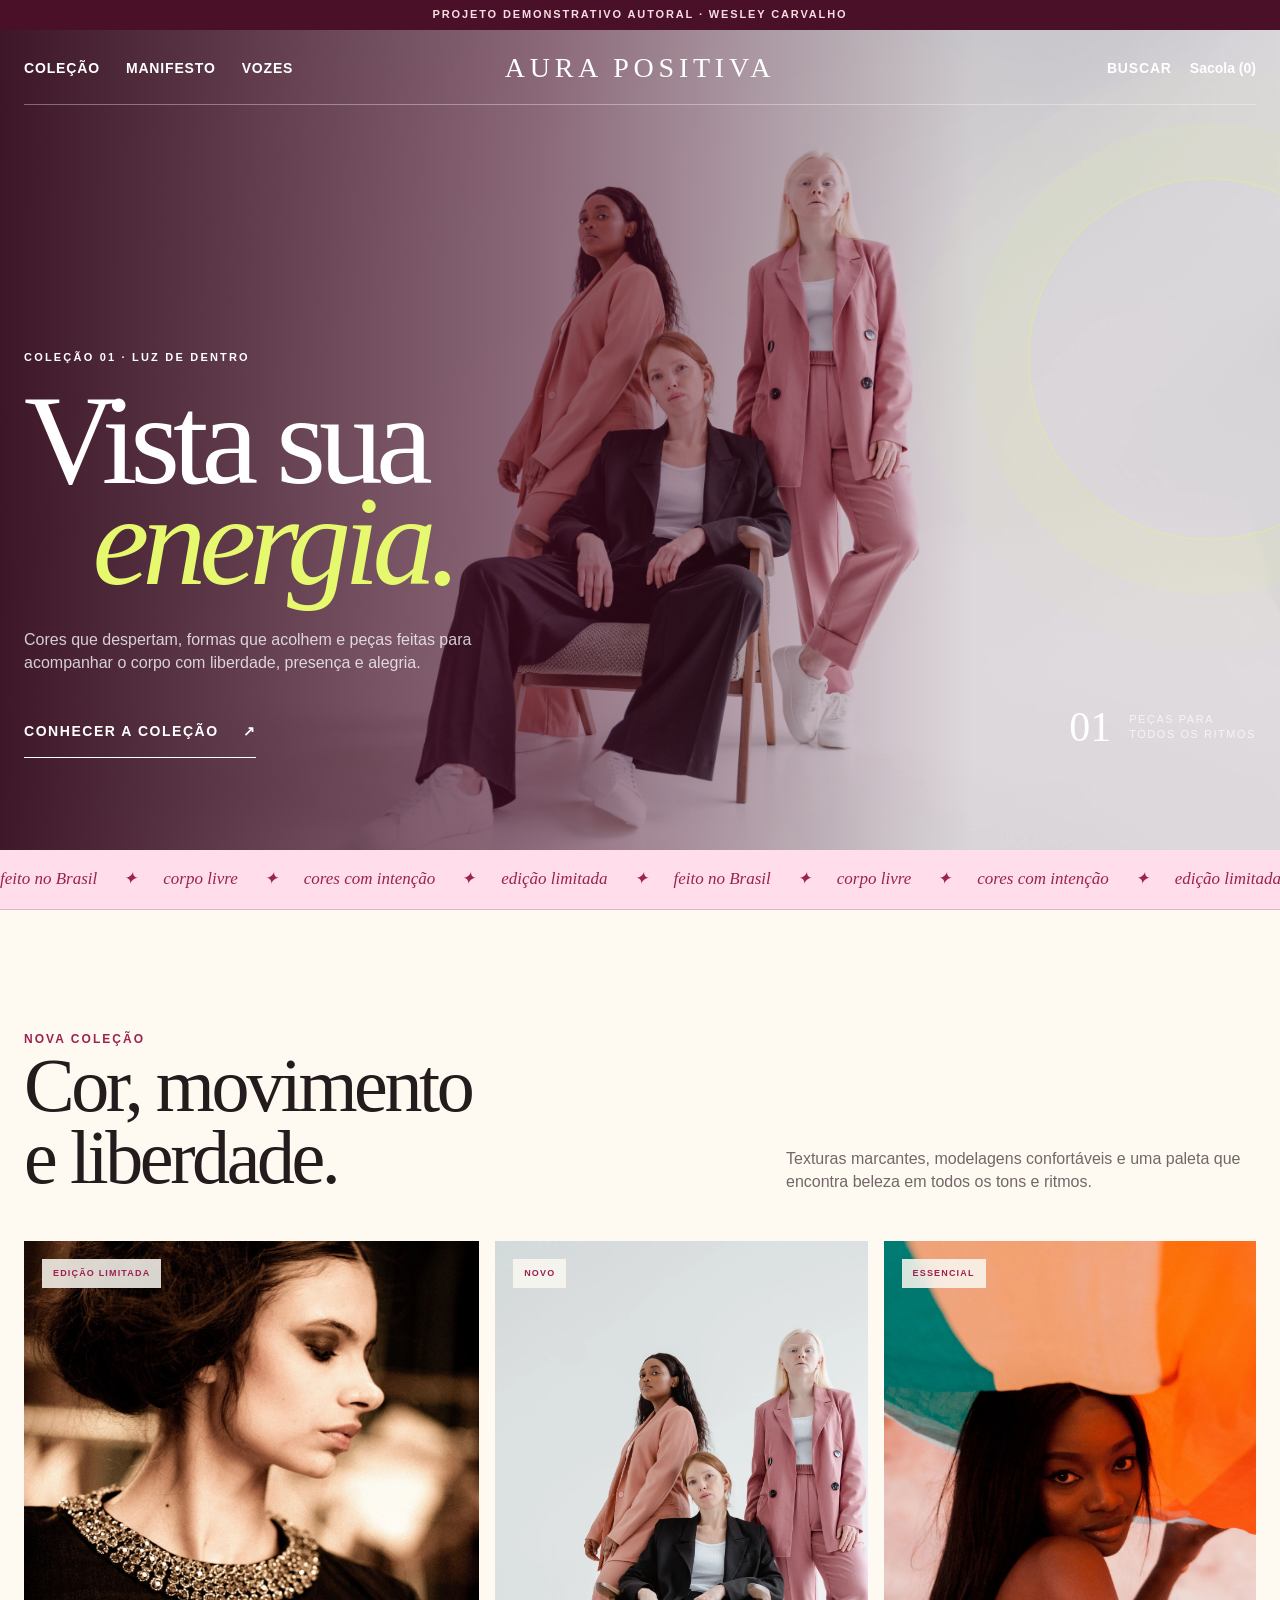
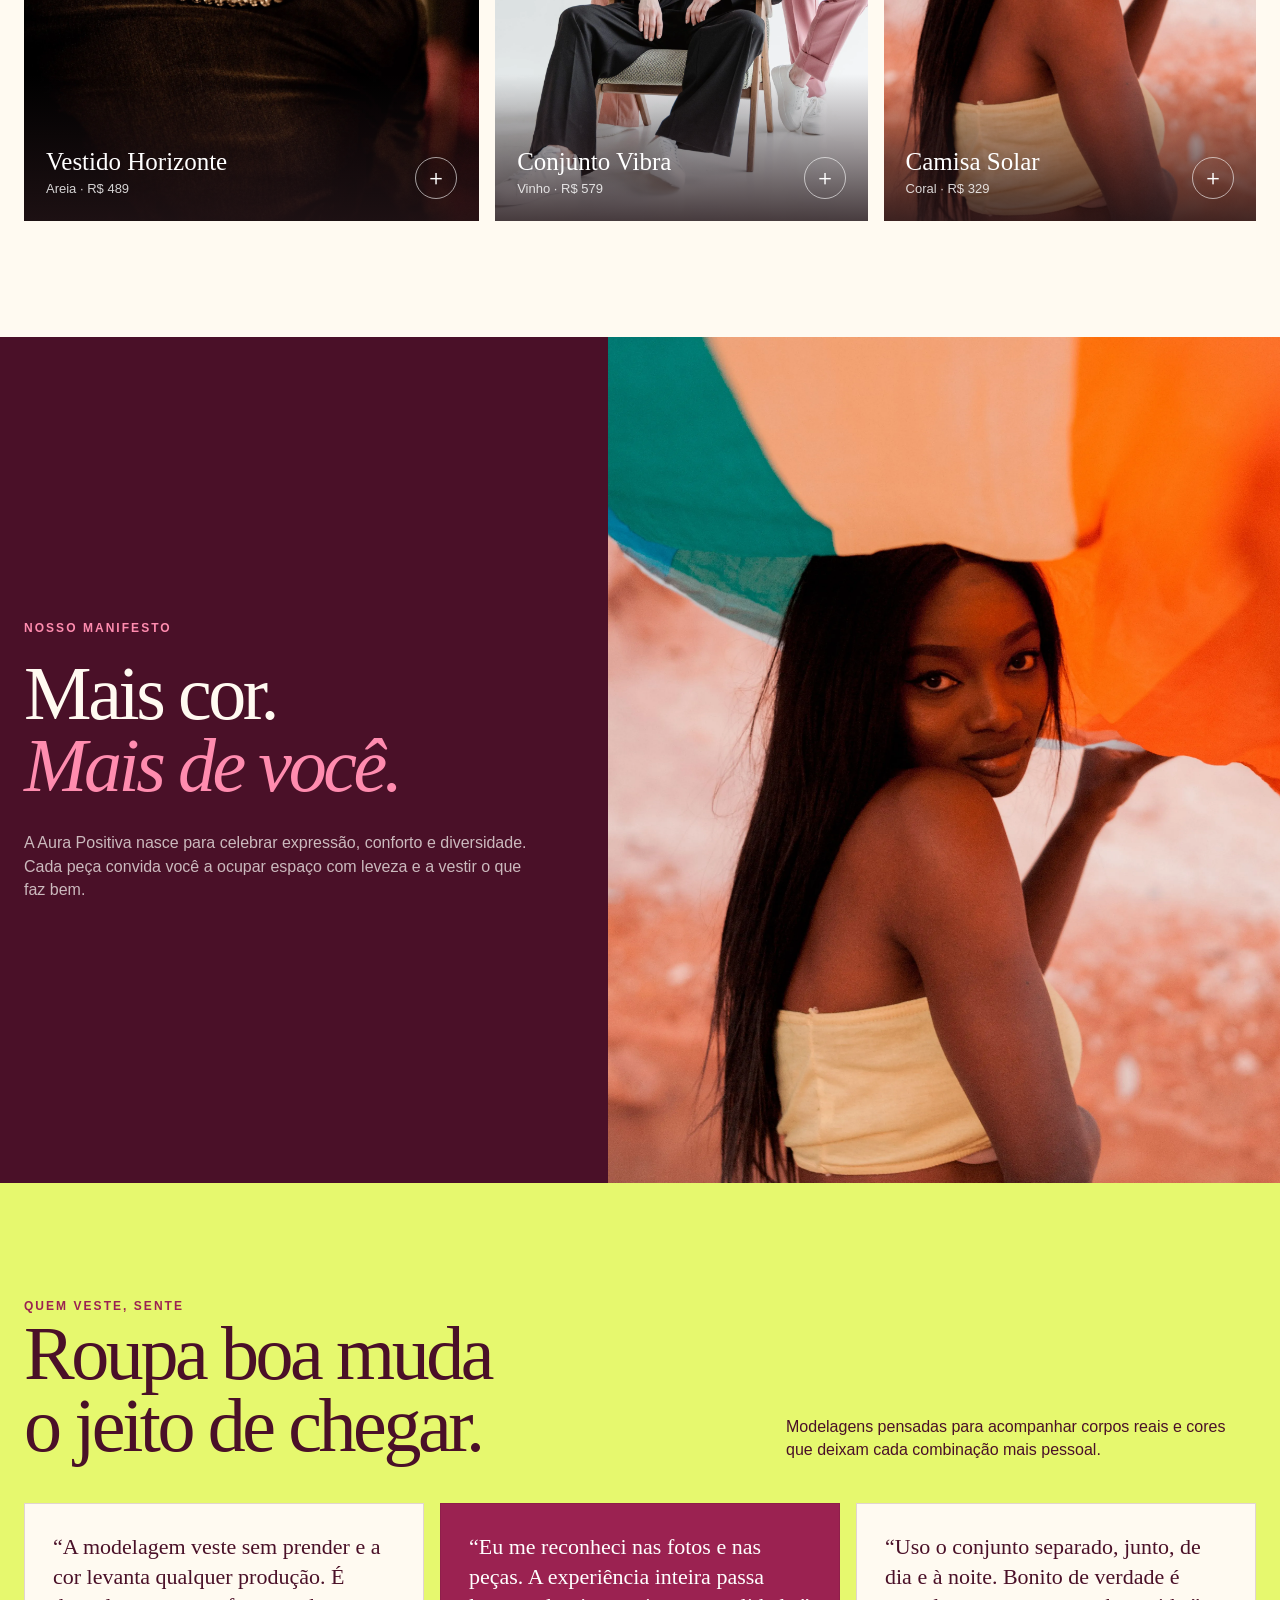
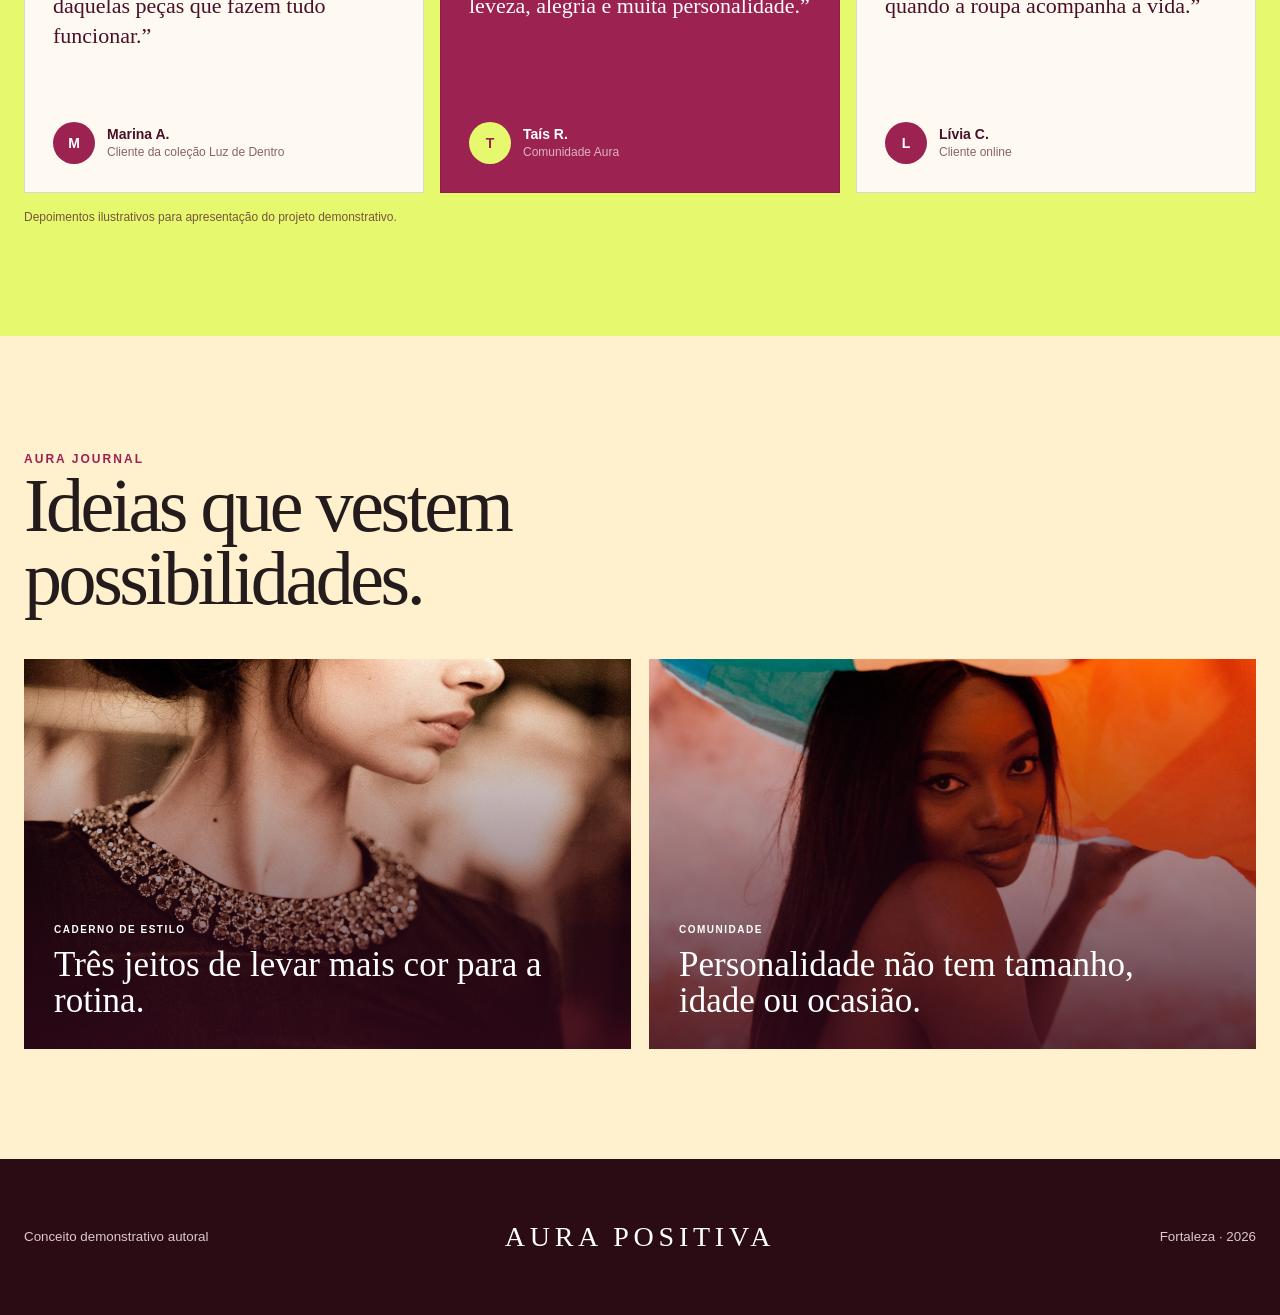
<file: demos/aura-positiva/index.html>
<!doctype html>
<html lang="pt-BR">
<head>
  <meta charset="UTF-8" />
  <meta name="viewport" content="width=device-width, initial-scale=1" />
  <meta name="theme-color" content="#6d1e33" />
  <title>Aura Positiva — vista sua melhor energia</title>
  <meta name="description" content="Projeto demonstrativo autoral de uma marca brasileira de moda editorial." />
  <style>
    :root {
      --wine: #9b2251;
      --wine-dark: #4a1028;
      --rose: #ff8caf;
      --blush: #ffddea;
      --sand: #fff0ce;
      --paper: #fffaf1;
      --sun: #e6f86e;
      --ink: #241b1c;
      --muted: #736668;
      --line: rgba(36,27,28,.16);
    }
    * { box-sizing: border-box; margin: 0; padding: 0; }
    html { scroll-behavior: smooth; }
    body { color: var(--ink); background: var(--paper); font-family: Arial, Helvetica, sans-serif; line-height: 1.45; }
    a { color: inherit; text-decoration: none; }
    button { color: inherit; font: inherit; cursor: pointer; }
    .wrap { width: min(1240px, calc(100% - 48px)); margin: 0 auto; }
    .demo-note { padding: 7px 16px; color: #f7dde3; background: var(--wine-dark); font-size: 11px; font-weight: 700; letter-spacing: .17em; text-align: center; text-transform: uppercase; }
    header { position: absolute; inset: 33px 0 auto; z-index: 20; color: white; }
    .nav { display: grid; grid-template-columns: 1fr auto 1fr; align-items: center; gap: 20px; padding: 15px 0; border-bottom: 1px solid rgba(255,255,255,.35); }
    nav { display: flex; gap: 26px; font-size: 14px; font-weight: 700; letter-spacing: .06em; text-transform: uppercase; }
    .logo { font-family: Georgia, "Times New Roman", serif; font-size: 28px; letter-spacing: .17em; text-align: center; }
    .nav-actions { display: flex; justify-content: flex-end; gap: 18px; font-size: 14px; font-weight: 700; letter-spacing: .06em; text-transform: uppercase; }
    .bag { padding: 0; color: white; background: none; border: 0; }

    .hero { position: relative; min-height: 820px; overflow: hidden; color: white; background: var(--wine); }
    .hero::before { content: ""; position: absolute; inset: 0; background: linear-gradient(90deg, rgba(48,6,24,.92) 0%, rgba(77,11,39,.56) 42%, rgba(64,8,30,.12) 76%), url("assets/aura-hero.webp") center 24% / cover no-repeat; }
    .hero::after { content: ""; position: absolute; width: 360px; height: 360px; right: -110px; top: 18%; border: 1px solid rgba(230,248,110,.55); border-radius: 50%; box-shadow: 0 0 0 55px rgba(230,248,110,.06), 0 0 0 110px rgba(230,248,110,.035); }
    .hero-inner { position: relative; z-index: 3; min-height: 820px; display: flex; align-items: flex-end; padding: 190px 0 92px; }
    .hero-copy { max-width: 700px; }
    .kicker { display: inline-block; margin-bottom: 24px; font-size: 11px; font-weight: 700; letter-spacing: .2em; text-transform: uppercase; }
    h1 { font-family: Georgia, "Times New Roman", serif; font-size: clamp(68px, 10vw, 136px); font-weight: 400; line-height: .79; letter-spacing: -.055em; }
    h1 em { display: block; margin-left: 14%; color: var(--sun); font-weight: 400; }
    .hero-copy p { max-width: 490px; margin: 36px 0 30px; color: rgba(255,255,255,.78); font-size: 16px; }
    .hero-cta { display: inline-flex; align-items: center; gap: 24px; padding: 16px 0; border-bottom: 1px solid white; font-size: 14px; font-weight: 800; letter-spacing: .11em; text-transform: uppercase; }
    .hero-number { position: absolute; right: 0; bottom: 92px; display: flex; align-items: center; gap: 18px; color: rgba(255,255,255,.72); font-size: 11px; letter-spacing: .14em; text-transform: uppercase; }
    .hero-number strong { color: white; font-family: Georgia, serif; font-size: 42px; font-weight: 400; letter-spacing: 0; }

    .marquee { overflow: hidden; color: var(--wine); background: var(--blush); border-bottom: 1px solid rgba(109,30,51,.2); }
    .marquee-inner { width: max-content; display: flex; align-items: center; gap: 26px; padding: 17px 0; font-family: Georgia, serif; font-size: 17px; font-style: italic; animation: move 22s linear infinite; }
    @keyframes move { to { transform: translateX(-50%); } }

    .collection { padding: 116px 0; }
    .section-head { display: grid; grid-template-columns: 1fr 1.3fr; align-items: end; gap: 50px; margin-bottom: 48px; }
    .section-label { color: var(--wine); font-size: 12px; font-weight: 800; letter-spacing: .17em; text-transform: uppercase; }
    h2 { font-family: Georgia, serif; font-size: clamp(46px, 6vw, 76px); font-weight: 400; line-height: .95; letter-spacing: -.045em; }
    .section-head p { max-width: 470px; justify-self: end; color: var(--muted); }
    .products { display: grid; grid-template-columns: 1.1fr .9fr .9fr; gap: 16px; }
    .product { position: relative; overflow: hidden; min-height: 580px; background: var(--sand); }
    .product-photo { position: absolute; inset: 0; width: 100%; height: 100%; object-fit: cover; transition: transform .65s ease; }
    .product:hover .product-photo { transform: scale(1.035); }
    .product-badge { position: absolute; left: 18px; top: 18px; z-index: 2; padding: 8px 11px; color: var(--wine); background: rgba(250,247,240,.86); font-size: 9px; font-weight: 800; letter-spacing: .13em; text-transform: uppercase; backdrop-filter: blur(8px); }
    .product-info { position: absolute; inset: auto 0 0; z-index: 3; display: flex; align-items: end; justify-content: space-between; gap: 15px; padding: 70px 22px 22px; color: white; background: linear-gradient(transparent, rgba(35,20,23,.82)); }
    .product-info h3 { font-family: Georgia, serif; font-size: 25px; font-weight: 400; }
    .product-info p { color: rgba(255,255,255,.82); font-size: 13px; }
    .add { width: 42px; height: 42px; flex: none; color: white; background: transparent; border: 1px solid rgba(255,255,255,.6); border-radius: 50%; font-size: 22px; }

    .editorial { color: var(--paper); background: var(--wine-dark); }
    .editorial-grid { display: grid; grid-template-columns: .95fr 1.05fr; min-height: 720px; }
    .editorial-copy { display: flex; flex-direction: column; justify-content: center; padding: 90px 10% 90px max(24px, calc((100vw - 1240px) / 2)); }
    .editorial-copy h2 { max-width: 600px; margin: 20px 0 30px; }
    .editorial-copy h2 em { color: var(--rose); font-weight: 400; }
    .editorial-copy p { max-width: 520px; color: #cbb9bd; }
    .editorial-art { position: relative; overflow: hidden; background: #b6607b; }
    .editorial-art img { width: 100%; height: 100%; object-fit: cover; }

    .voices { padding: 110px 0; color: var(--wine-dark); background: var(--sun); }
    .voices-head { display: grid; grid-template-columns: 1fr 1fr; gap: 50px; align-items: end; margin-bottom: 42px; }
    .voices-head p { max-width: 470px; justify-self: end; font-size: 16px; }
    .voice-grid { display: grid; grid-template-columns: repeat(3, 1fr); gap: 16px; }
    .voice { min-height: 290px; display: flex; flex-direction: column; justify-content: space-between; padding: 28px; background: var(--paper); border: 1px solid rgba(74,16,40,.16); }
    .voice:nth-child(2) { color: white; background: var(--wine); }
    .voice p { font-family: Georgia, serif; font-size: 22px; line-height: 1.35; }
    .voice-person { display: flex; align-items: center; gap: 12px; margin-top: 28px; font-size: 14px; }
    .voice-avatar { width: 42px; height: 42px; display: grid; place-items: center; flex: none; color: white; background: var(--wine); border-radius: 50%; font-weight: 800; }
    .voice:nth-child(2) .voice-avatar { color: var(--wine); background: var(--sun); }
    .voice-person small { display: block; opacity: .65; font-size: 12px; }
    .illustrative { margin-top: 16px; font-size: 12px; opacity: .7; }

    .journal { padding: 110px 0; background: var(--sand); }
    .journal-grid { display: grid; grid-template-columns: 1fr 1fr; gap: 18px; margin-top: 45px; }
    .story { min-height: 390px; display: flex; flex-direction: column; justify-content: flex-end; padding: 30px; color: white; background: linear-gradient(180deg, transparent, rgba(51,9,27,.82)), url("assets/aura-look-1.webp") center / cover no-repeat; }
    .story:last-child { color: white; background: linear-gradient(180deg, transparent, rgba(51,9,27,.8)), url("assets/aura-look-2.webp") center / cover no-repeat; }
    .story span { margin-bottom: 10px; font-size: 10px; font-weight: 800; letter-spacing: .15em; text-transform: uppercase; }
    .story h3 { max-width: 520px; font-family: Georgia, serif; font-size: 35px; font-weight: 400; line-height: 1.02; }

    footer { padding: 58px 0; color: #dcc9cd; background: #2b0c15; }
    .footer-row { display: grid; grid-template-columns: 1fr auto 1fr; align-items: center; gap: 25px; }
    footer .logo { color: white; }
    footer small:last-child { text-align: right; }
    .toast { position: fixed; right: 22px; bottom: 22px; z-index: 50; padding: 14px 18px; color: white; background: var(--wine); box-shadow: 0 14px 38px rgba(40,10,20,.25); opacity: 0; transform: translateY(12px); pointer-events: none; transition: .25s ease; }
    .toast.show { opacity: 1; transform: none; }

    @media (max-width: 880px) {
      nav { display: none; }
      .hero::after { width: 55vw; right: -4%; opacity: .7; }
      .products { grid-template-columns: 1fr 1fr; }
      .product:first-child { grid-column: 1 / -1; }
      .voice-grid { grid-template-columns: 1fr 1fr; }
      .voice:last-child { grid-column: 1 / -1; }
      .editorial-grid { grid-template-columns: 1fr; }
      .editorial-art { min-height: 560px; }
    }
    @media (max-width: 600px) {
      .wrap { width: min(100% - 28px, 1240px); }
      .nav { grid-template-columns: 1fr auto; }
      .nav-actions a { display: none; }
      .hero { min-height: 760px; }
      .hero-inner { min-height: 760px; align-items: center; padding: 175px 0 90px; }
      .hero-copy { align-self: center; }
      .hero::after { width: 90vw; right: -34%; opacity: .34; }
      .hero-number { display: none; }
      .section-head { grid-template-columns: 1fr; }
      .section-head p { justify-self: start; }
      .products { grid-template-columns: 1fr; }
      .product:first-child { grid-column: auto; }
      .product { min-height: 500px; }
      .voices-head { grid-template-columns: 1fr; gap: 20px; }
      .voices-head p { justify-self: start; }
      .voice-grid { grid-template-columns: 1fr; }
      .voice:last-child { grid-column: auto; }
      .journal-grid { grid-template-columns: 1fr; }
      .footer-row { grid-template-columns: 1fr; text-align: center; }
      footer small:last-child { text-align: center; }
    }
  </style>
</head>
<body>
  <div class="demo-note">Projeto demonstrativo autoral · Wesley Carvalho</div>
  <header>
    <div class="wrap nav">
      <nav aria-label="Navegação principal"><a href="#colecao">Coleção</a><a href="#manifesto">Manifesto</a><a href="#vozes">Vozes</a></nav>
      <a class="logo" href="#inicio">AURA POSITIVA</a>
      <div class="nav-actions"><a href="#colecao">Buscar</a><button class="bag">Sacola (<span id="bagCount">0</span>)</button></div>
    </div>
  </header>

  <main>
    <section class="hero" id="inicio">
      <div class="wrap hero-inner">
        <div class="hero-copy">
          <span class="kicker">Coleção 01 · Luz de Dentro</span>
          <h1>Vista sua <em>energia.</em></h1>
          <p>Cores que despertam, formas que acolhem e peças feitas para acompanhar o corpo com liberdade, presença e alegria.</p>
          <a class="hero-cta" href="#colecao">Conhecer a coleção <span>↗</span></a>
        </div>
        <div class="hero-number"><strong>01</strong><span>Peças para<br>todos os ritmos</span></div>
      </div>
    </section>

    <div class="marquee" aria-hidden="true"><div class="marquee-inner"><span>feito no Brasil</span><span>✦</span><span>corpo livre</span><span>✦</span><span>cores com intenção</span><span>✦</span><span>edição limitada</span><span>✦</span><span>feito no Brasil</span><span>✦</span><span>corpo livre</span><span>✦</span><span>cores com intenção</span><span>✦</span><span>edição limitada</span><span>✦</span></div></div>

    <section class="collection" id="colecao">
      <div class="wrap">
        <div class="section-head"><div><span class="section-label">Nova coleção</span><h2>Cor, movimento<br>e liberdade.</h2></div><p>Texturas marcantes, modelagens confortáveis e uma paleta que encontra beleza em todos os tons e ritmos.</p></div>
        <div class="products">
          <article class="product"><span class="product-badge">Edição limitada</span><img class="product-photo" src="assets/aura-look-1.webp" alt="Look editorial em tons claros" loading="lazy" width="900" height="1300" /><div class="product-info"><div><h3>Vestido Horizonte</h3><p>Areia · R$ 489</p></div><button class="add" aria-label="Adicionar Vestido Horizonte">＋</button></div></article>
          <article class="product"><span class="product-badge">Novo</span><img class="product-photo" src="assets/aura-hero.webp" alt="Mulheres usando looks coloridos" loading="lazy" width="900" height="1300" /><div class="product-info"><div><h3>Conjunto Vibra</h3><p>Vinho · R$ 579</p></div><button class="add" aria-label="Adicionar Conjunto Vibra">＋</button></div></article>
          <article class="product"><span class="product-badge">Essencial</span><img class="product-photo" src="assets/aura-look-2.webp" alt="Look com tecido colorido em movimento" loading="lazy" width="900" height="1300" /><div class="product-info"><div><h3>Camisa Solar</h3><p>Coral · R$ 329</p></div><button class="add" aria-label="Adicionar Camisa Solar">＋</button></div></article>
        </div>
      </div>
    </section>

    <section class="editorial" id="manifesto">
      <div class="editorial-grid">
        <div class="editorial-copy"><span class="section-label" style="color:#ff8caf">Nosso manifesto</span><h2>Mais cor.<br><em>Mais de você.</em></h2><p>A Aura Positiva nasce para celebrar expressão, conforto e diversidade. Cada peça convida você a ocupar espaço com leveza e a vestir o que faz bem.</p></div>
        <div class="editorial-art"><img src="assets/aura-look-2.webp" alt="Mulher sorrindo entre tecidos coloridos" loading="lazy" width="1200" height="1500" /></div>
      </div>
    </section>

    <section class="voices" id="vozes">
      <div class="wrap">
        <div class="voices-head"><div><span class="section-label">Quem veste, sente</span><h2>Roupa boa muda<br>o jeito de chegar.</h2></div><p>Modelagens pensadas para acompanhar corpos reais e cores que deixam cada combinação mais pessoal.</p></div>
        <div class="voice-grid">
          <article class="voice"><p>“A modelagem veste sem prender e a cor levanta qualquer produção. É daquelas peças que fazem tudo funcionar.”</p><div class="voice-person"><span class="voice-avatar">M</span><span><strong>Marina A.</strong><small>Cliente da coleção Luz de Dentro</small></span></div></article>
          <article class="voice"><p>“Eu me reconheci nas fotos e nas peças. A experiência inteira passa leveza, alegria e muita personalidade.”</p><div class="voice-person"><span class="voice-avatar">T</span><span><strong>Taís R.</strong><small>Comunidade Aura</small></span></div></article>
          <article class="voice"><p>“Uso o conjunto separado, junto, de dia e à noite. Bonito de verdade é quando a roupa acompanha a vida.”</p><div class="voice-person"><span class="voice-avatar">L</span><span><strong>Lívia C.</strong><small>Cliente online</small></span></div></article>
        </div>
        <p class="illustrative">Depoimentos ilustrativos para apresentação do projeto demonstrativo.</p>
      </div>
    </section>

    <section class="journal" id="journal"><div class="wrap"><span class="section-label">Aura Journal</span><h2>Ideias que vestem<br>possibilidades.</h2><div class="journal-grid"><article class="story"><span>Caderno de estilo</span><h3>Três jeitos de levar mais cor para a rotina.</h3></article><article class="story"><span>Comunidade</span><h3>Personalidade não tem tamanho, idade ou ocasião.</h3></article></div></div></section>
  </main>

  <footer><div class="wrap footer-row"><small>Conceito demonstrativo autoral</small><a class="logo" href="#inicio">AURA POSITIVA</a><small>Fortaleza · 2026</small></div></footer>
  <div class="toast" role="status">Peça adicionada à sacola.</div>
  <script>
    const bagCount = document.querySelector('#bagCount');
    const toast = document.querySelector('.toast');
    let total = 0;
    document.querySelectorAll('.add').forEach((button) => button.addEventListener('click', () => {
      total += 1;
      bagCount.textContent = total;
      toast.classList.add('show');
      window.setTimeout(() => toast.classList.remove('show'), 1800);
    }));
  </script>
</body>
</html>
</file>
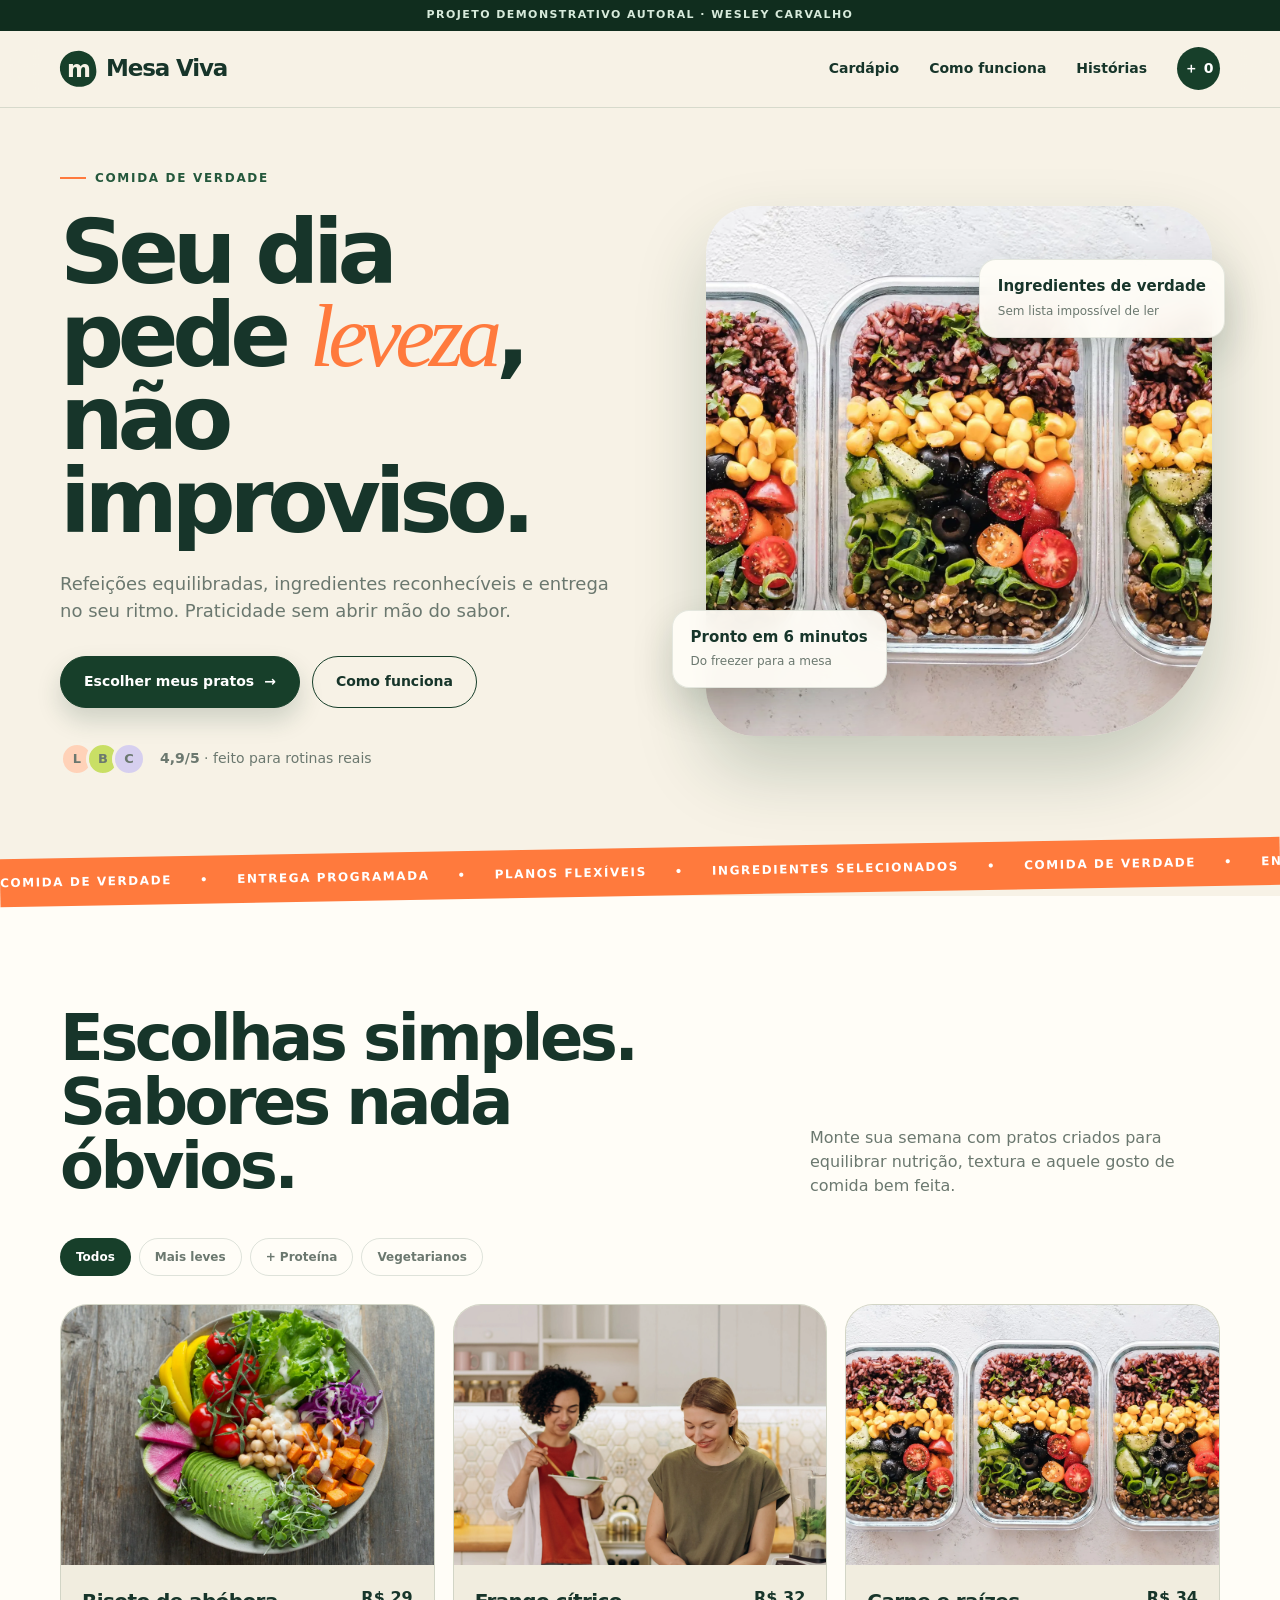
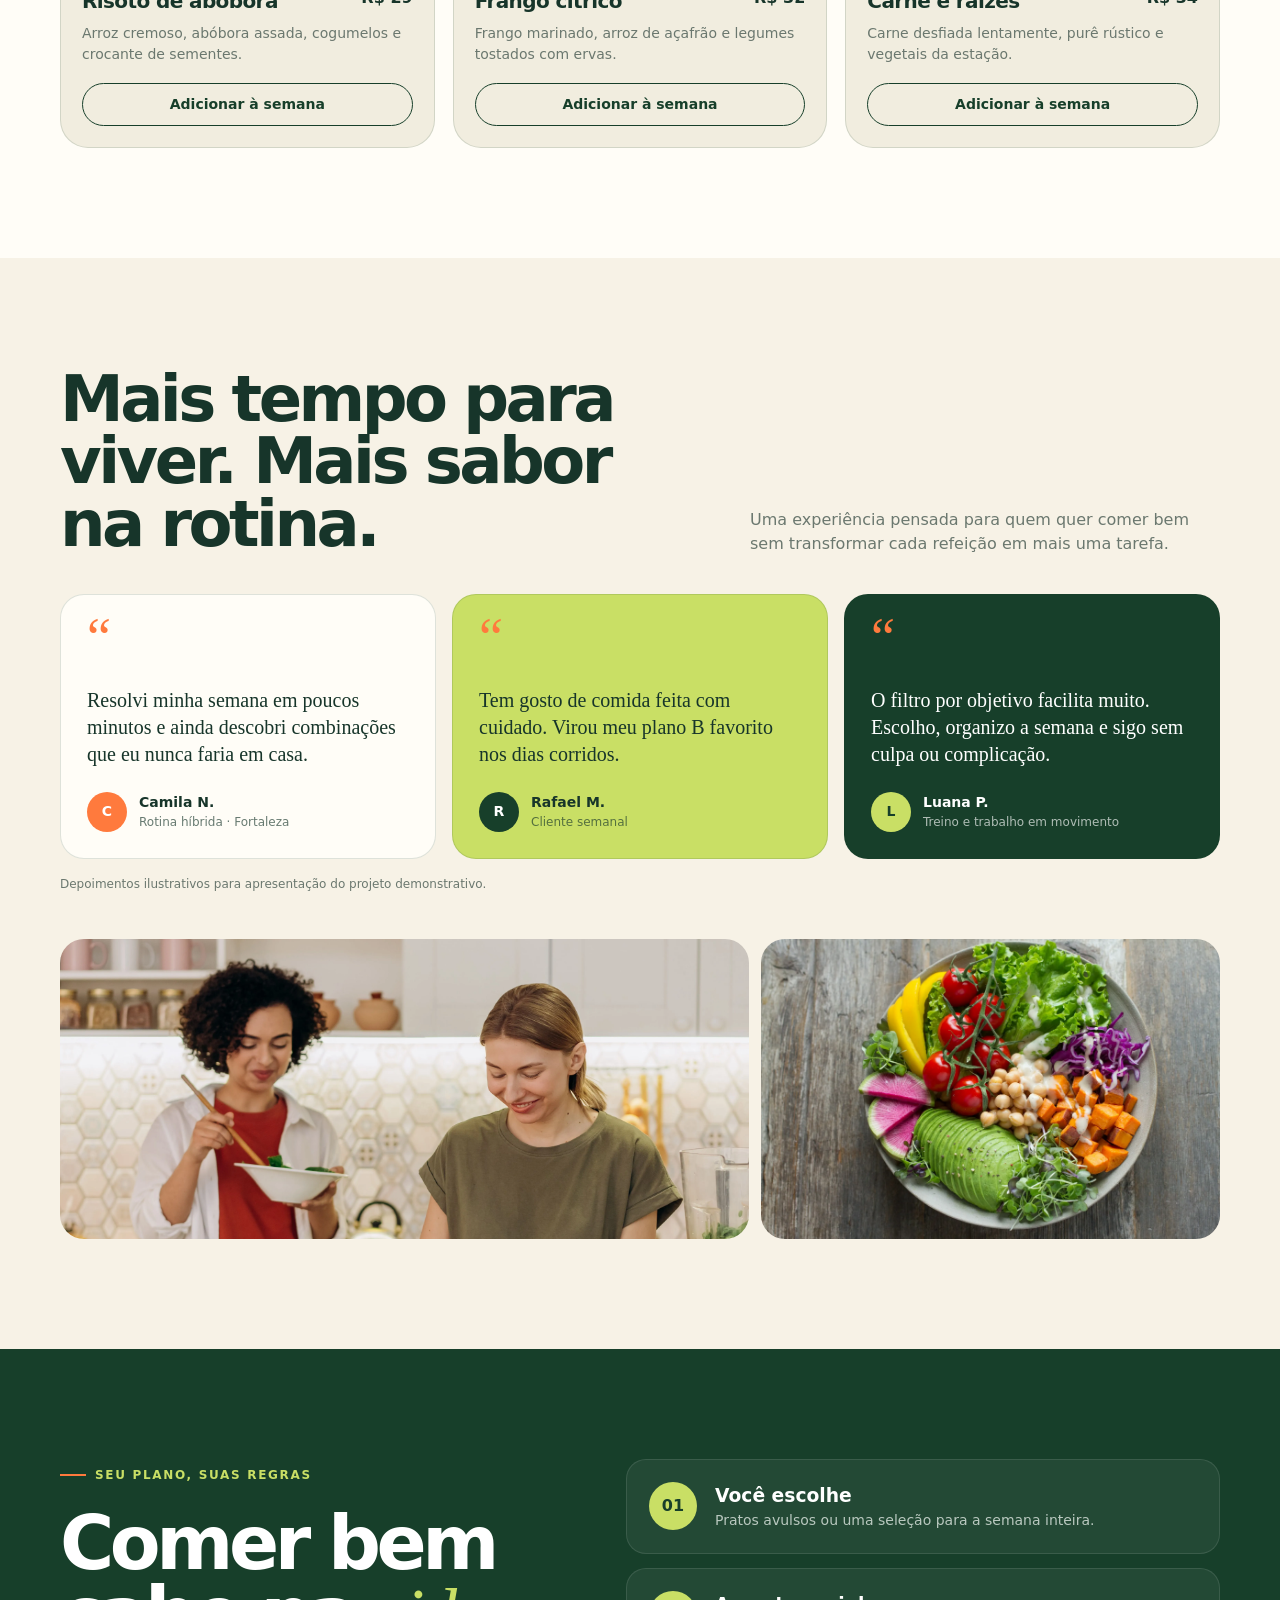
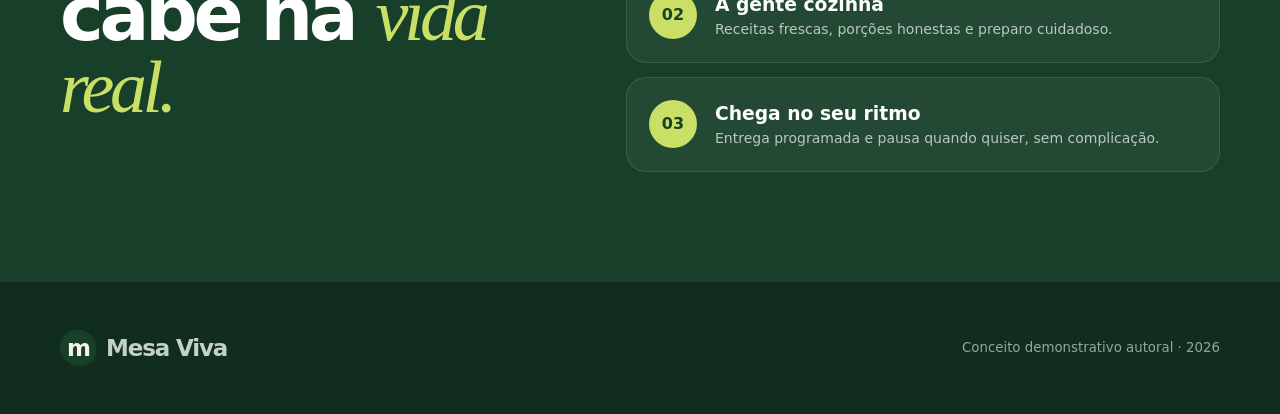
<file: demos/mesa-viva/index.html>
<!doctype html>
<html lang="pt-BR">
<head>
  <meta charset="UTF-8" />
  <meta name="viewport" content="width=device-width, initial-scale=1" />
  <meta name="theme-color" content="#183f2a" />
  <title>Mesa Viva — comida de verdade para a vida real</title>
  <meta name="description" content="Projeto demonstrativo autoral de uma foodtech de refeições saudáveis." />
  <style>
    :root {
      --forest: #173f2a;
      --forest-2: #24583c;
      --cream: #f7f2e6;
      --paper: #fffdf7;
      --orange: #ff7a3d;
      --lime: #c9df65;
      --ink: #17352a;
      --muted: #6b786f;
      --line: rgba(23, 63, 42, .14);
    }

    * { box-sizing: border-box; margin: 0; padding: 0; }
    html { scroll-behavior: smooth; }
    body {
      color: var(--ink);
      background: var(--cream);
      font-family: Inter, ui-sans-serif, system-ui, -apple-system, BlinkMacSystemFont, "Segoe UI", sans-serif;
      line-height: 1.5;
    }
    button, a { font: inherit; }
    a { color: inherit; text-decoration: none; }
    button { cursor: pointer; }
    .wrap { width: min(1160px, calc(100% - 40px)); margin: 0 auto; }
    .demo-note {
      padding: 7px 16px;
      color: #d7eadb;
      background: #102d1e;
      font-size: 11px;
      font-weight: 700;
      letter-spacing: .13em;
      text-align: center;
      text-transform: uppercase;
    }
    header {
      position: sticky;
      top: 0;
      z-index: 20;
      background: rgba(247, 242, 230, .92);
      border-bottom: 1px solid var(--line);
      backdrop-filter: blur(16px);
    }
    .nav { min-height: 76px; display: flex; align-items: center; justify-content: space-between; gap: 28px; }
    .brand { display: inline-flex; align-items: center; gap: 10px; font-size: 23px; font-weight: 900; letter-spacing: -.05em; }
    .brand-mark { width: 36px; height: 36px; display: grid; place-items: center; color: var(--cream); background: var(--forest); border-radius: 50% 50% 44% 56%; transform: rotate(-8deg); }
    .brand-mark span { transform: rotate(8deg); }
    nav { display: flex; align-items: center; gap: 30px; font-size: 14px; font-weight: 700; }
    nav a { transition: opacity .2s ease; }
    nav a:hover { opacity: .55; }
    .cart {
      min-width: 43px;
      height: 43px;
      display: inline-flex;
      align-items: center;
      justify-content: center;
      gap: 6px;
      color: white;
      background: var(--forest);
      border: 0;
      border-radius: 999px;
      font-weight: 800;
    }

    .hero { min-height: 700px; display: grid; grid-template-columns: 1.02fr .98fr; align-items: center; gap: 42px; padding: 54px 0 72px; }
    .eyebrow { display: inline-flex; align-items: center; gap: 9px; margin-bottom: 24px; color: var(--forest-2); font-size: 12px; font-weight: 900; letter-spacing: .14em; text-transform: uppercase; }
    .eyebrow::before { content: ""; width: 26px; height: 2px; background: var(--orange); }
    h1 { max-width: 680px; font-size: clamp(52px, 7vw, 92px); line-height: .93; letter-spacing: -.07em; }
    h1 em { color: var(--orange); font-family: Georgia, serif; font-weight: 400; }
    .hero-copy > p { max-width: 560px; margin: 26px 0 32px; color: var(--muted); font-size: 18px; }
    .actions { display: flex; flex-wrap: wrap; gap: 12px; }
    .btn { min-height: 52px; display: inline-flex; align-items: center; justify-content: center; gap: 10px; padding: 0 23px; border: 1px solid var(--forest); border-radius: 999px; font-size: 14px; font-weight: 850; transition: transform .2s ease, box-shadow .2s ease; }
    .btn:hover { transform: translateY(-2px); }
    .btn-primary { color: white; background: var(--forest); box-shadow: 0 12px 24px rgba(23, 63, 42, .18); }
    .btn-light { background: transparent; }
    .mini-proof { display: flex; align-items: center; gap: 14px; margin-top: 34px; color: var(--muted); font-size: 14px; }
    .faces { display: flex; }
    .face { width: 34px; height: 34px; display: grid; place-items: center; margin-left: -8px; background: var(--lime); border: 3px solid var(--cream); border-radius: 50%; font-size: 13px; font-weight: 900; }
    .face:first-child { margin-left: 0; background: #ffd2b8; }
    .face:last-child { background: #d6cfef; }

    .hero-art { position: relative; min-height: 570px; }
    .hero-photo { position: absolute; inset: 22px 8px 18px 34px; width: calc(100% - 42px); height: calc(100% - 40px); object-fit: cover; border-radius: 48px 48px 132px 48px; box-shadow: 0 34px 70px rgba(23, 63, 42, .22); }
    .float-card { position: absolute; z-index: 3; padding: 15px 18px; background: rgba(255,253,247,.94); border: 1px solid rgba(23,63,42,.11); border-radius: 17px; box-shadow: 0 17px 40px rgba(14,44,27,.18); backdrop-filter: blur(10px); }
    .float-card strong { display: block; font-size: 15px; }
    .float-card span { color: var(--muted); font-size: 12px; }
    .card-top { right: -5px; top: 75px; }
    .card-bottom { left: 0; bottom: 65px; }

    .ticker { overflow: hidden; color: white; background: var(--orange); transform: rotate(-1deg); }
    .ticker-inner { width: max-content; display: flex; gap: 28px; padding: 15px 0; font-size: 12px; font-weight: 900; letter-spacing: .13em; text-transform: uppercase; animation: marquee 18s linear infinite; }
    @keyframes marquee { to { transform: translateX(-50%); } }

    section.menu { padding: 110px 0; background: var(--paper); }
    .section-head { display: flex; justify-content: space-between; align-items: end; gap: 30px; margin-bottom: 40px; }
    .section-head h2 { max-width: 650px; font-size: clamp(38px, 5vw, 64px); line-height: 1; letter-spacing: -.055em; }
    .section-head p { max-width: 410px; color: var(--muted); }
    .filters { display: flex; flex-wrap: wrap; gap: 8px; margin-bottom: 28px; }
    .filter { padding: 9px 15px; color: var(--muted); background: transparent; border: 1px solid var(--line); border-radius: 999px; font-size: 12px; font-weight: 800; }
    .filter.active { color: white; background: var(--forest); }
    .meals { display: grid; grid-template-columns: repeat(3, 1fr); gap: 18px; }
    .meal { overflow: hidden; background: #f1eddf; border: 1px solid var(--line); border-radius: 28px; transition: transform .25s ease; }
    .meal:hover { transform: translateY(-5px); }
    .meal-visual { display: block; width: 100%; height: 260px; object-fit: cover; transition: transform .5s ease; }
    .meal:hover .meal-visual { transform: scale(1.035); }
    .meal-info { padding: 21px; }
    .meal-row { display: flex; align-items: start; justify-content: space-between; gap: 14px; }
    .meal h3 { font-size: 20px; letter-spacing: -.03em; }
    .meal p { margin: 7px 0 18px; color: var(--muted); font-size: 14px; }
    .price { white-space: nowrap; font-weight: 900; }
    .add { width: 100%; min-height: 43px; color: var(--forest); background: transparent; border: 1px solid var(--forest); border-radius: 999px; font-size: 14px; font-weight: 900; }

    .stories { padding: 110px 0; background: var(--cream); }
    .stories-intro { display: grid; grid-template-columns: 1fr 1fr; gap: 50px; align-items: end; margin-bottom: 38px; }
    .stories-intro h2 { max-width: 640px; font-size: clamp(40px, 5vw, 66px); line-height: .98; letter-spacing: -.055em; }
    .stories-intro p { max-width: 470px; justify-self: end; color: var(--muted); font-size: 16px; }
    .quotes { display: grid; grid-template-columns: repeat(3, 1fr); gap: 16px; }
    .quote-card { min-height: 260px; display: flex; flex-direction: column; justify-content: space-between; padding: 26px; background: var(--paper); border: 1px solid var(--line); border-radius: 24px; }
    .quote-card:nth-child(2) { background: var(--lime); }
    .quote-card:nth-child(3) { color: white; background: var(--forest); }
    .quote-mark { color: var(--orange); font-family: Georgia, serif; font-size: 54px; line-height: .65; }
    .quote-card p { margin: 24px 0; font-family: Georgia, serif; font-size: 20px; line-height: 1.35; }
    .quote-meta { display: flex; align-items: center; gap: 12px; font-size: 14px; }
    .avatar { width: 40px; height: 40px; display: grid; place-items: center; flex: none; color: white; background: var(--orange); border-radius: 50%; font-weight: 900; }
    .quote-card:nth-child(2) .avatar { background: var(--forest); }
    .quote-card:nth-child(3) .avatar { color: var(--forest); background: var(--lime); }
    .quote-meta small { display: block; opacity: .65; font-size: 12px; }
    .illustrative { margin-top: 16px; color: var(--muted); font-size: 12px; }
    .photo-ribbon { display: grid; grid-template-columns: 1.2fr .8fr; gap: 12px; margin-top: 46px; }
    .photo-ribbon img { width: 100%; height: 300px; object-fit: cover; border-radius: 24px; }

    .promise { color: white; background: var(--forest); }
    .promise-grid { display: grid; grid-template-columns: .9fr 1.1fr; gap: 80px; padding: 110px 0; }
    .promise h2 { font-size: clamp(42px, 6vw, 74px); line-height: .96; letter-spacing: -.06em; }
    .promise h2 em { color: var(--lime); font-family: Georgia, serif; font-weight: 400; }
    .promise-list { display: grid; gap: 14px; }
    .promise-item { display: grid; grid-template-columns: 48px 1fr; gap: 18px; padding: 22px; background: rgba(255,255,255,.055); border: 1px solid rgba(255,255,255,.1); border-radius: 20px; }
    .promise-item b { width: 48px; height: 48px; display: grid; place-items: center; color: var(--forest); background: var(--lime); border-radius: 50%; }
    .promise-item p { color: #b9c8bf; font-size: 14px; }

    footer { padding: 48px 0; color: #c4d1c8; background: #102d1e; }
    .footer-row { display: flex; justify-content: space-between; align-items: center; gap: 20px; }
    .footer-row small { color: #8eaa98; }
    .toast { position: fixed; right: 20px; bottom: 20px; z-index: 50; padding: 13px 18px; color: white; background: var(--forest); border-radius: 13px; box-shadow: 0 16px 36px rgba(0,0,0,.2); opacity: 0; transform: translateY(12px); pointer-events: none; transition: .25s ease; }
    .toast.show { opacity: 1; transform: none; }

    @media (max-width: 860px) {
      nav a { display: none; }
      .hero { grid-template-columns: 1fr; padding-top: 70px; }
      .hero-art { min-height: 500px; }
      .meals { grid-template-columns: 1fr 1fr; }
      .meal:last-child { grid-column: 1 / -1; }
      .quotes { grid-template-columns: 1fr 1fr; }
      .quote-card:last-child { grid-column: 1 / -1; }
      .promise-grid { grid-template-columns: 1fr; gap: 45px; }
    }
    @media (max-width: 560px) {
      .wrap { width: min(100% - 28px, 1160px); }
      .nav { min-height: 66px; }
      .hero { min-height: auto; padding: 62px 0; }
      .hero-art { min-height: 430px; }
      .hero-photo { inset: 12px 0; width: 100%; height: calc(100% - 24px); border-radius: 30px 30px 90px 30px; }
      .card-top { right: 2px; top: 42px; }
      .card-bottom { left: 4px; bottom: 32px; }
      .section-head { align-items: start; flex-direction: column; }
      .meals { grid-template-columns: 1fr; }
      .meal:last-child { grid-column: auto; }
      .stories-intro { grid-template-columns: 1fr; gap: 20px; }
      .stories-intro p { justify-self: start; }
      .quotes { grid-template-columns: 1fr; }
      .quote-card:last-child { grid-column: auto; }
      .photo-ribbon { grid-template-columns: 1fr; }
      .photo-ribbon img { height: 240px; }
      .footer-row { align-items: start; flex-direction: column; }
    }
  </style>
</head>
<body>
  <div class="demo-note">Projeto demonstrativo autoral · Wesley Carvalho</div>
  <header>
    <div class="wrap nav">
      <a class="brand" href="#inicio"><span class="brand-mark"><span>m</span></span>Mesa Viva</a>
      <nav aria-label="Navegação principal">
        <a href="#cardapio">Cardápio</a>
        <a href="#como-funciona">Como funciona</a>
        <a href="#historias">Histórias</a>
        <button class="cart" aria-label="Sacola de compras">＋ <span id="cartCount">0</span></button>
      </nav>
    </div>
  </header>

  <main>
    <section class="wrap hero" id="inicio">
      <div class="hero-copy">
        <span class="eyebrow">Comida de verdade</span>
        <h1>Seu dia pede <em>leveza</em>, não improviso.</h1>
        <p>Refeições equilibradas, ingredientes reconhecíveis e entrega no seu ritmo. Praticidade sem abrir mão do sabor.</p>
        <div class="actions">
          <a class="btn btn-primary" href="#cardapio">Escolher meus pratos <span>→</span></a>
          <a class="btn btn-light" href="#como-funciona">Como funciona</a>
        </div>
        <div class="mini-proof">
          <div class="faces"><span class="face">L</span><span class="face">B</span><span class="face">C</span></div>
          <span><strong>4,9/5</strong> · feito para rotinas reais</span>
        </div>
      </div>
      <div class="hero-art">
        <img class="hero-photo" src="assets/mesa-hero.webp" alt="Refeição saudável colorida servida à mesa" width="1200" height="1400" />
        <div class="float-card card-top"><strong>Ingredientes de verdade</strong><span>Sem lista impossível de ler</span></div>
        <div class="float-card card-bottom"><strong>Pronto em 6 minutos</strong><span>Do freezer para a mesa</span></div>
      </div>
    </section>

    <div class="ticker" aria-hidden="true">
      <div class="ticker-inner">
        <span>Comida de verdade</span><span>•</span><span>Entrega programada</span><span>•</span><span>Planos flexíveis</span><span>•</span><span>Ingredientes selecionados</span><span>•</span>
        <span>Comida de verdade</span><span>•</span><span>Entrega programada</span><span>•</span><span>Planos flexíveis</span><span>•</span><span>Ingredientes selecionados</span><span>•</span>
      </div>
    </div>

    <section class="menu" id="cardapio">
      <div class="wrap">
        <div class="section-head">
          <h2>Escolhas simples. Sabores nada óbvios.</h2>
          <p>Monte sua semana com pratos criados para equilibrar nutrição, textura e aquele gosto de comida bem feita.</p>
        </div>
        <div class="filters" role="group" aria-label="Filtros do cardápio">
          <button class="filter active" data-filter="all">Todos</button>
          <button class="filter" data-filter="leve">Mais leves</button>
          <button class="filter" data-filter="proteina">+ Proteína</button>
          <button class="filter" data-filter="veg">Vegetarianos</button>
        </div>
        <div class="meals">
          <article class="meal" data-category="leve veg">
            <img class="meal-visual" src="assets/mesa-prato-1.webp" alt="Prato saudável com vegetais frescos" loading="lazy" width="900" height="650" />
            <div class="meal-info"><div class="meal-row"><h3>Risoto de abóbora</h3><span class="price">R$ 29</span></div><p>Arroz cremoso, abóbora assada, cogumelos e crocante de sementes.</p><button class="add">Adicionar à semana</button></div>
          </article>
          <article class="meal" data-category="proteina">
            <img class="meal-visual" src="assets/mesa-prato-2.webp" alt="Refeição equilibrada com proteína e legumes" loading="lazy" width="900" height="650" />
            <div class="meal-info"><div class="meal-row"><h3>Frango cítrico</h3><span class="price">R$ 32</span></div><p>Frango marinado, arroz de açafrão e legumes tostados com ervas.</p><button class="add">Adicionar à semana</button></div>
          </article>
          <article class="meal" data-category="leve proteina">
            <img class="meal-visual" src="assets/mesa-hero.webp" alt="Seleção colorida de ingredientes naturais" loading="lazy" width="900" height="650" />
            <div class="meal-info"><div class="meal-row"><h3>Carne e raízes</h3><span class="price">R$ 34</span></div><p>Carne desfiada lentamente, purê rústico e vegetais da estação.</p><button class="add">Adicionar à semana</button></div>
          </article>
        </div>
      </div>
    </section>

    <section class="stories" id="historias">
      <div class="wrap">
        <div class="stories-intro">
          <h2>Mais tempo para viver. Mais sabor na rotina.</h2>
          <p>Uma experiência pensada para quem quer comer bem sem transformar cada refeição em mais uma tarefa.</p>
        </div>
        <div class="quotes">
          <article class="quote-card"><div><span class="quote-mark">“</span><p>Resolvi minha semana em poucos minutos e ainda descobri combinações que eu nunca faria em casa.</p></div><div class="quote-meta"><span class="avatar">C</span><span><strong>Camila N.</strong><small>Rotina híbrida · Fortaleza</small></span></div></article>
          <article class="quote-card"><div><span class="quote-mark">“</span><p>Tem gosto de comida feita com cuidado. Virou meu plano B favorito nos dias corridos.</p></div><div class="quote-meta"><span class="avatar">R</span><span><strong>Rafael M.</strong><small>Cliente semanal</small></span></div></article>
          <article class="quote-card"><div><span class="quote-mark">“</span><p>O filtro por objetivo facilita muito. Escolho, organizo a semana e sigo sem culpa ou complicação.</p></div><div class="quote-meta"><span class="avatar">L</span><span><strong>Luana P.</strong><small>Treino e trabalho em movimento</small></span></div></article>
        </div>
        <p class="illustrative">Depoimentos ilustrativos para apresentação do projeto demonstrativo.</p>
        <div class="photo-ribbon">
          <img src="assets/mesa-prato-2.webp" alt="Ingredientes frescos sendo preparados" loading="lazy" width="1200" height="800" />
          <img src="assets/mesa-prato-1.webp" alt="Refeição saudável pronta para servir" loading="lazy" width="900" height="800" />
        </div>
      </div>
    </section>

    <section class="promise" id="como-funciona">
      <div class="wrap promise-grid">
        <div><span class="eyebrow" style="color:#c9df65">Seu plano, suas regras</span><h2>Comer bem cabe na <em>vida real.</em></h2></div>
        <div class="promise-list">
          <article class="promise-item"><b>01</b><div><h3>Você escolhe</h3><p>Pratos avulsos ou uma seleção para a semana inteira.</p></div></article>
          <article class="promise-item"><b>02</b><div><h3>A gente cozinha</h3><p>Receitas frescas, porções honestas e preparo cuidadoso.</p></div></article>
          <article class="promise-item"><b>03</b><div><h3>Chega no seu ritmo</h3><p>Entrega programada e pausa quando quiser, sem complicação.</p></div></article>
        </div>
      </div>
    </section>
  </main>

  <footer id="sobre"><div class="wrap footer-row"><a class="brand" href="#inicio"><span class="brand-mark"><span>m</span></span>Mesa Viva</a><small>Conceito demonstrativo autoral · 2026</small></div></footer>
  <div class="toast" role="status">Prato adicionado à sua semana.</div>

  <script>
    const count = document.querySelector('#cartCount');
    const toast = document.querySelector('.toast');
    let items = 0;
    document.querySelectorAll('.add').forEach((button) => button.addEventListener('click', () => {
      items += 1;
      count.textContent = items;
      toast.classList.add('show');
      window.setTimeout(() => toast.classList.remove('show'), 1800);
    }));
    document.querySelectorAll('.filter').forEach((button) => button.addEventListener('click', () => {
      document.querySelectorAll('.filter').forEach((item) => item.classList.remove('active'));
      button.classList.add('active');
      const filter = button.dataset.filter;
      document.querySelectorAll('.meal').forEach((meal) => {
        meal.style.display = filter === 'all' || meal.dataset.category.includes(filter) ? '' : 'none';
      });
    }));
  </script>
</body>
</html>
</file>
